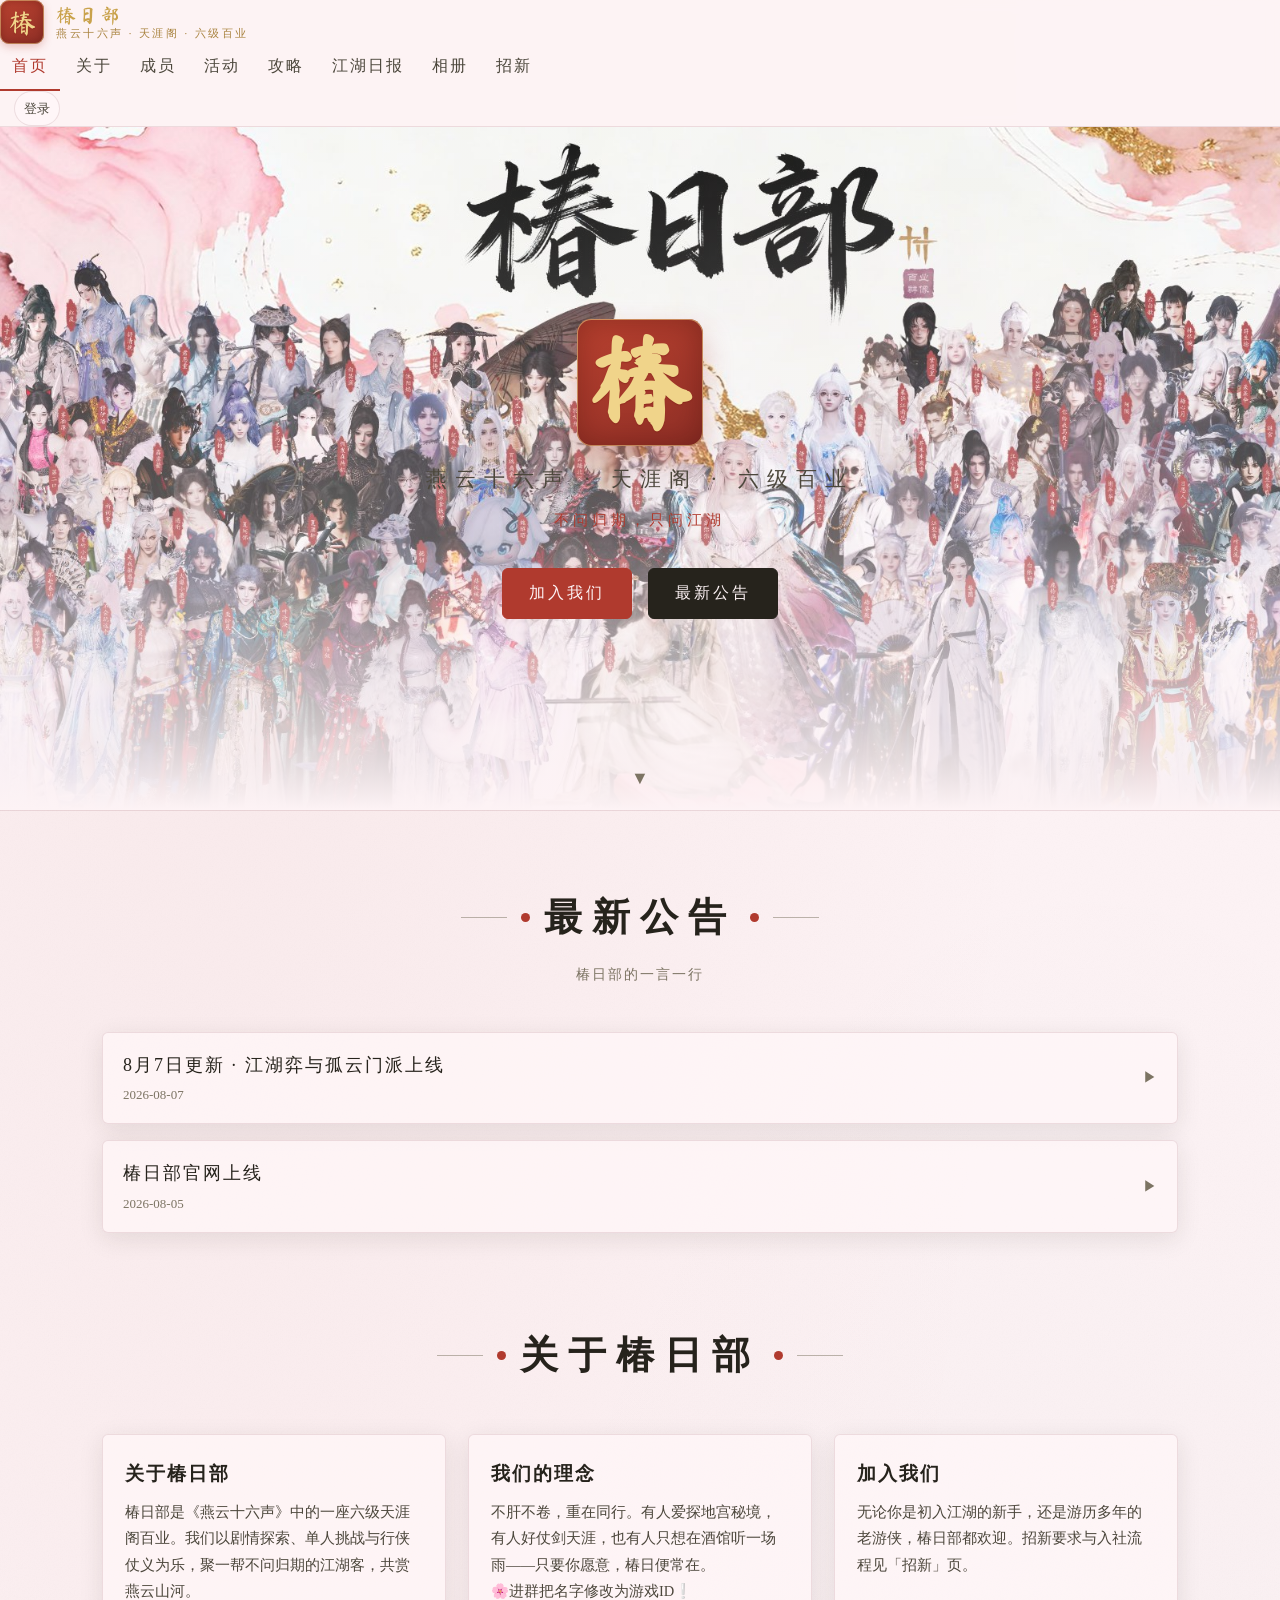
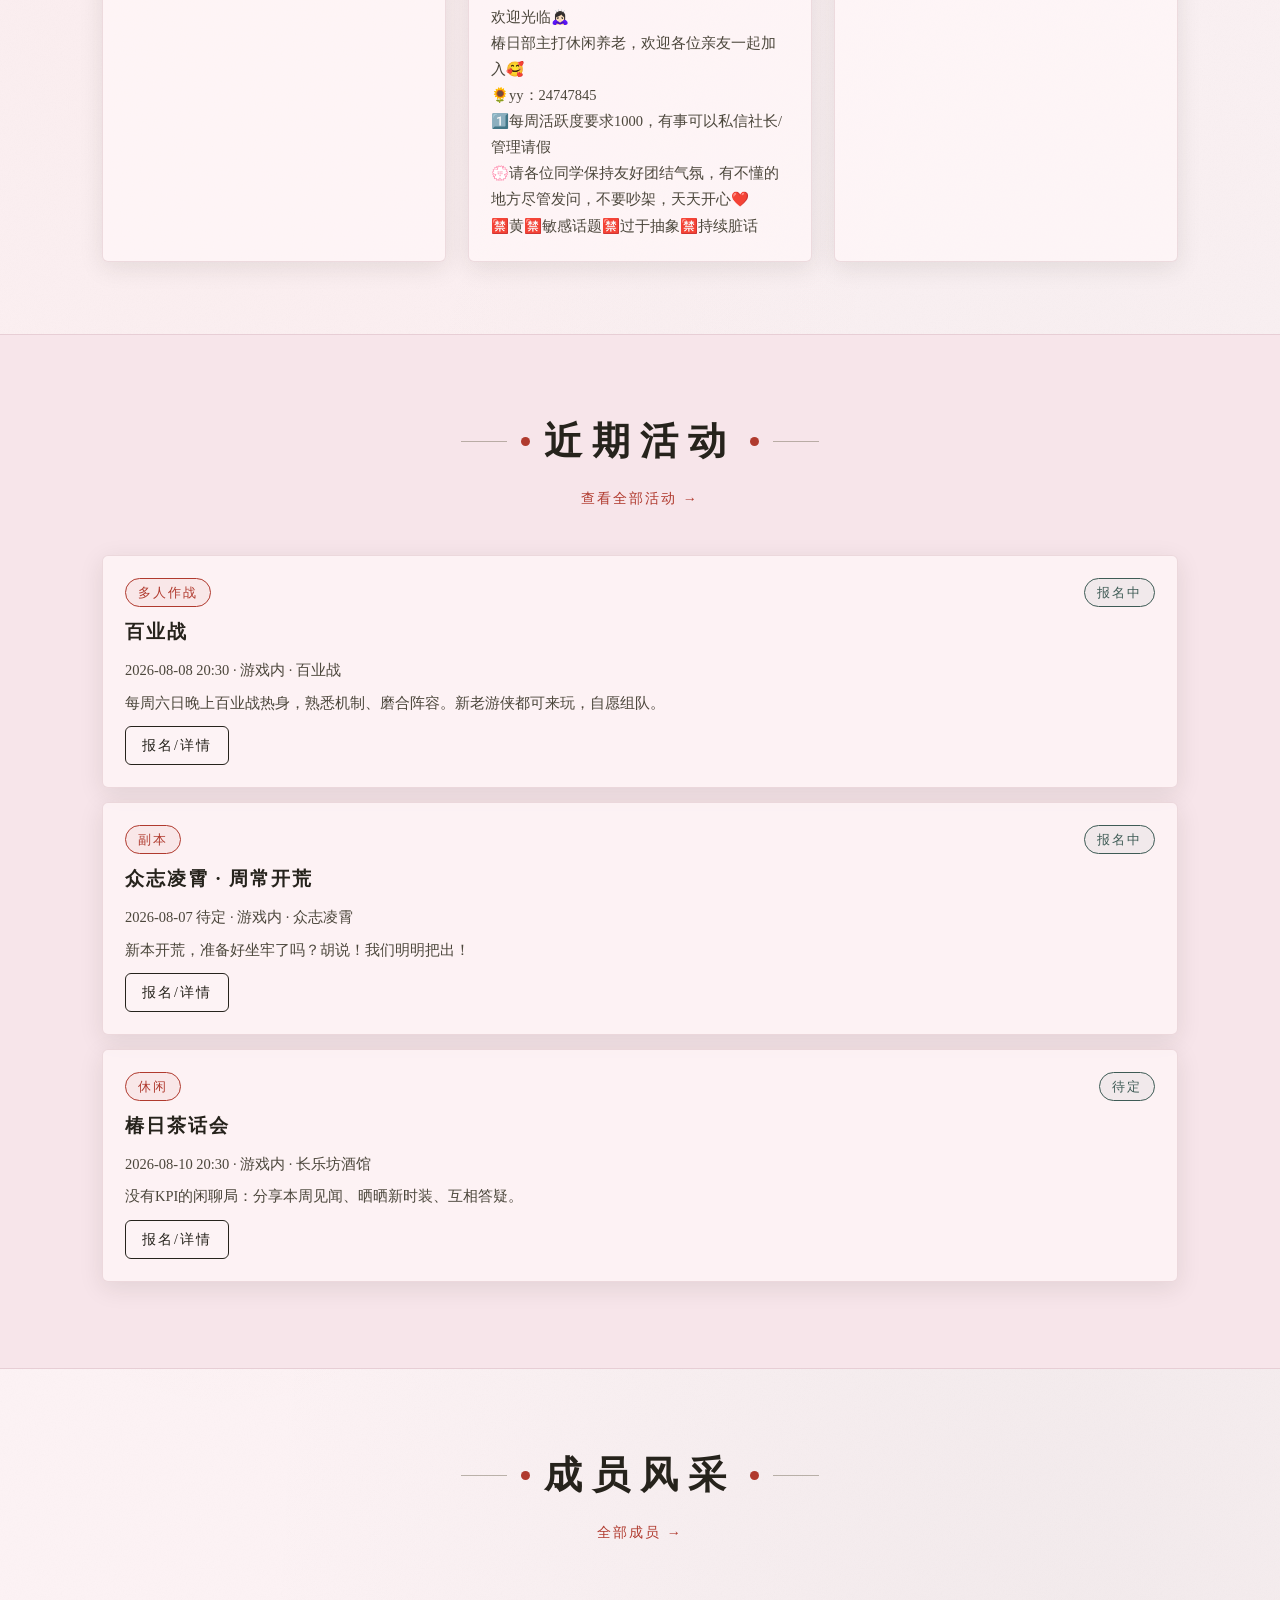
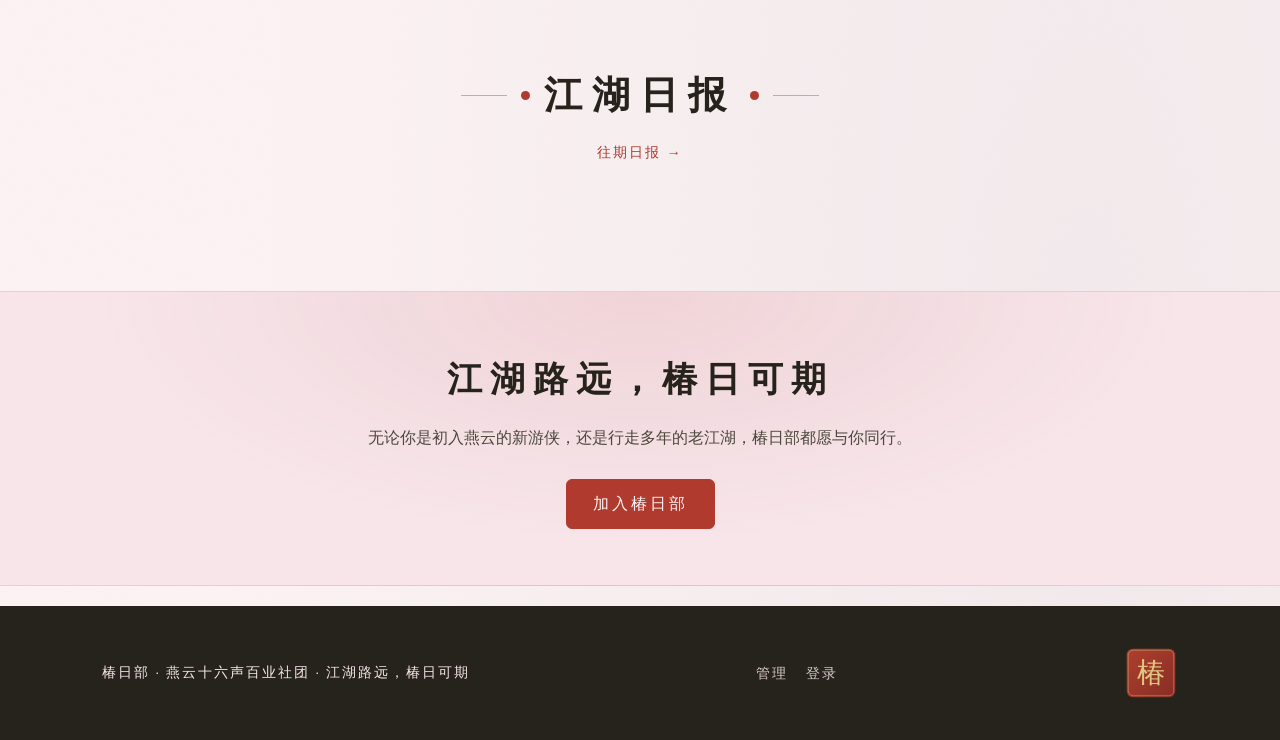
<file: index.html>
<!DOCTYPE html>
<html lang="zh-CN">
<head>
<meta charset="UTF-8">
<meta name="viewport" content="width=device-width, initial-scale=1.0">
<title>椿日部 · 燕云十六声百业社团</title>
<link rel="icon" href="assets/svg/seal.svg">
<link rel="stylesheet" href="assets/css/style.css">
<link rel="stylesheet" href="assets/css/mobile.css">
</head>
<body>
<div id="site-header-placeholder"></div>

<section class="hero">
  <div class="hero-bg" id="hero-bg"></div>
  <div class="hero-veil"></div>
  <div class="hero-content">
    <h1 class="hero-title" id="hero-title">椿</h1>
    <p class="hero-sub" id="hero-sub">燕云十六声 · 天涯阁 · 六级百业</p>
    <p class="hero-slogan" id="hero-slogan">不问归期，只问江湖</p>
    <div class="hero-actions">
      <a class="btn btn-cinnabar" href="recruit.html">加入我们</a>
      <a class="btn btn-ink" href="#ann">最新公告</a>
    </div>
  </div>
  <div class="hero-scroll">▼</div>
</section>

<section class="section" id="ann">
  <div class="container">
    <div class="section-head">
      <h2 class="section-title"><span class="dot"></span>最新公告<span class="dot"></span></h2>
      <p class="section-sub">椿日部的一言一行</p>
    </div>
    <div id="ann-list"></div>
  </div>
</section>

<section class="section" style="padding-top:0">
  <div class="container">
    <div class="section-head"><h2 class="section-title"><span class="dot"></span>关于椿日部<span class="dot"></span></h2></div>
    <div class="grid grid-3" id="about-list"></div>
  </div>
</section>

<section class="section" style="background:var(--paper-2);border-top:1px solid var(--line);border-bottom:1px solid var(--line)">
  <div class="container">
    <div class="section-head">
      <h2 class="section-title"><span class="dot"></span>近期活动<span class="dot"></span></h2>
      <p class="section-sub"><a href="activities.html" style="color:var(--cinnabar)">查看全部活动 →</a></p>
    </div>
    <div id="act-list"></div>
  </div>
</section>

<section class="section">
  <div class="container">
    <div class="section-head">
      <h2 class="section-title"><span class="dot"></span>成员风采<span class="dot"></span></h2>
      <p class="section-sub"><a href="members.html" style="color:var(--cinnabar)">全部成员 →</a></p>
    </div>
    <div class="grid grid-4" id="mem-list"></div>
  </div>
</section>

<section class="section" style="padding-top:0">
  <div class="container">
    <div class="section-head">
      <h2 class="section-title"><span class="dot"></span>江湖日报<span class="dot"></span></h2>
      <p class="section-sub"><a href="daily.html" style="color:var(--cinnabar)">往期日报 →</a></p>
    </div>
    <div id="daily-list"></div>
  </div>
</section>

<div class="cta-band">
  <h2>江湖路远，椿日可期</h2>
  <p>无论你是初入燕云的新游侠，还是行走多年的老江湖，椿日部都愿与你同行。</p>
  <a class="btn btn-cinnabar" href="recruit.html">加入椿日部</a>
</div>

<div id="site-footer-placeholder"></div>
<script src="assets/js/vendor/cloudbase.full.js"></script>
<script src="assets/js/cloudbase.js"></script>
<script src="assets/js/github.js"></script>
<script src="assets/js/common.js"></script>
<script>
(function(){
  function memberCard(m){
    var photo = m.photo ? '<img src="' + C.esc(m.photo) + '" alt="">' : '<div class="ph-placeholder">' + C.esc((m.name || '?').slice(0,1)) + '</div>';
    return '<article class="member-cell">' +
      '<div class="member-photo">' + photo + '</div>' +
      '<div class="member-name">' + C.esc(m.name) + '</div>' +
      '</article>';
  }
  function actCard(a){
    return '<div class="card" style="margin-bottom:14px">' +
      '<div style="display:flex;justify-content:space-between;gap:10px;flex-wrap:wrap;align-items:center">' +
      '<span class="badge">' + C.esc(a.type || '') + '</span>' +
      '<span class="badge badge-dai">' + C.esc(a.status || '') + '</span></div>' +
      '<h3 class="card-title" style="margin-top:8px">' + C.esc(a.title) + '</h3>' +
      '<p class="card-text">' + C.esc(a.date || '') + (a.time ? ' ' + C.esc(a.time) : '') + ' · ' + C.esc(a.location || '') + '</p>' +
      '<p class="card-text" style="margin-top:6px">' + C.esc(a.desc || '') + '</p>' +
      '<p style="margin-top:10px"><a class="btn btn-paper btn-sm" href="activities.html">报名/详情</a></p></div>';
  }
  (async function(){
    var cfg = await C.fetchJSON('config.json');
    var st = cfg.site;
    document.title = st.name + ' · ' + st.subtitle;
    var heroBg = document.getElementById('hero-bg');
    heroBg.style.backgroundImage = 'url("' + C.esc(st.background) + '")';
    if(st.background && st.background.indexOf('sakura-ink-live') >= 0){
      heroBg.classList.add('bg-live');
      fetch('assets/img/bg/sakura-ink-live.svg').then(function(res){ return res.text(); }).then(function(svgText){
        var tmp = document.createElement('div');
        tmp.innerHTML = svgText;
        var svg = tmp.querySelector('svg');
        if(svg && !heroBg.querySelector('.hero-svg')){
          svg.setAttribute('class','hero-svg');
          svg.setAttribute('width','100%');
          svg.setAttribute('height','100%');
          svg.setAttribute('preserveAspectRatio','xMidYMid slice');
          heroBg.appendChild(svg);
        }
      }).catch(function(){});
    }
    document.getElementById('hero-title').textContent = '椿';
    document.getElementById('hero-sub').textContent = st.subtitle;
    document.getElementById('hero-slogan').textContent = st.slogan || '';
    document.querySelector('.brand-name small').textContent = st.subtitle || '';

    var ann = cfg.announcements || [];
    var annBox = document.getElementById('ann-list');
    if(ann.length){
      annBox.innerHTML = ann.slice(0, 3).map(function(a, i){
        return '<div class="list-item" id="ann-' + i + '"><div class="list-item-head" onclick="document.getElementById(\'ann-' + i + '\').classList.toggle(\'open\')"><div><div class="list-item-title">' + C.esc(a.title) + '</div><div class="list-item-meta">' + C.esc(a.date) + '</div></div><span class="list-item-arrow">▶</span></div>' +
          '<div class="list-item-body"><p>' + C.esc(a.content) + '</p></div></div>';
      }).join('');
    } else annBox.innerHTML = '<p class="hint">暂无公告</p>';

    var about = cfg.about || [];
    var abBox = document.getElementById('about-list');
    if(about.length){
      abBox.innerHTML = about.map(function(a){
        return '<div class="card"><h3 class="card-title">' + C.esc(a.title) + '</h3><p class="card-text">' + C.esc(a.content) + '</p></div>';
      }).join('');
    }

    var acts = await C.fetchJSON('activities.json');
    document.getElementById('act-list').innerHTML = (acts.activities || []).slice(0, 3).map(actCard).join('') || '<p class="hint">暂无活动</p>';

    var memList = document.getElementById('mem-list');
    memList.className = 'member-wall';
    var mems4 = [];
    try {
      await CB.ensureAnon();
      var docs = await CB.listProfiles();
      var need = [];
      docs.forEach(function(p){ if(p.active !== false){ if(p.photo) need.push(p.photo); if(p.bgm) need.push(p.bgm); } });
      var urls = {};
      try { urls = await CB.fileUrls(need); } catch(e){ console.warn(e); }
      mems4 = docs.filter(function(p){ return p.active !== false; }).slice(0, 8).map(function(p){
        return { name: p.name, role: p.role, signature: p.signature, bio: p.bio, photo: p.photo ? (urls[p.photo] || '') : '', bgm: p.bgm ? (urls[p.bgm] || '') : '' };
      });
    } catch(e){ console.warn('云端成员读取失败，使用旧数据', e); }
    if(!mems4.length){
      var oldMems = await C.fetchJSON('members.json');
      mems4 = (oldMems.members || []).filter(function(m){ return m.active !== false; }).slice(0, 8);
    }
    memList.innerHTML = mems4.map(memberCard).join('') || '<p class="hint">暂无成员</p>';

    var dl = await C.fetchJSON('daily.json');
    var issues = dl.issues || [];
    document.getElementById('daily-list').innerHTML = issues.slice(0, 1).map(function(d, i){
      return '<div class="list-item" id="daily-' + i + '"><div class="list-item-head" onclick="document.getElementById(\'daily-' + i + '\').classList.toggle(\'open\')"><div><div class="list-item-title">' + C.esc(d.issue || '') + ' · ' + C.esc(d.title) + '</div><div class="list-item-meta">' + C.esc(d.date || '') + '</div></div><span class="list-item-arrow">▶</span></div>' +
        '<div class="list-item-body">' + (d.content || []).map(function(p){ return '<p>' + C.esc(p) + '</p>'; }).join('') + '</div></div>';
    }).join('') || '<p class="hint">暂无日报</p>';

    C.setupBgm();
  })().catch(function(e){ console.error(e); });
})();
</script>
</body>
</html>
</file>
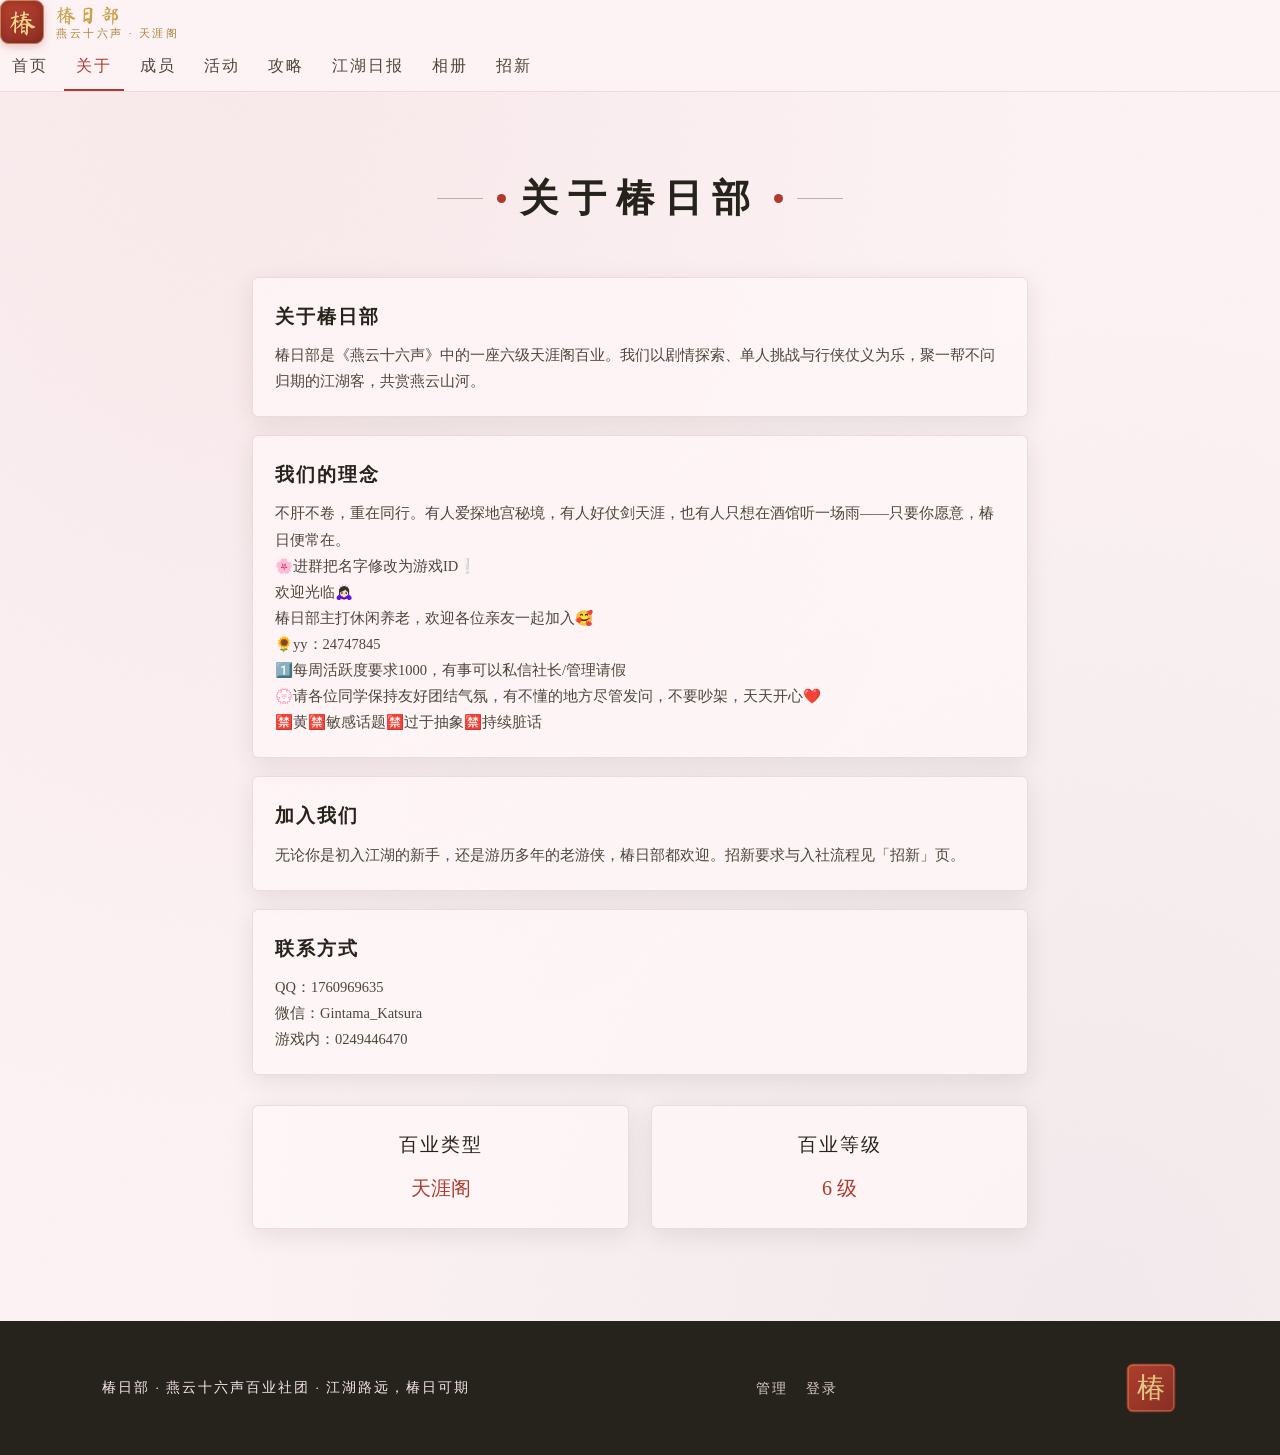
<file: about.html>
<!DOCTYPE html>
<html lang="zh-CN">
<head>
<meta charset="UTF-8">
<meta name="viewport" content="width=device-width, initial-scale=1.0">
<title>关于 · 椿日部</title>
<link rel="icon" href="assets/svg/seal.svg">
<link rel="stylesheet" href="assets/css/style.css">
<link rel="stylesheet" href="assets/css/mobile.css">
</head>
<body>
<div id="site-header-placeholder"></div>

<section class="section">
  <div class="container" style="max-width:820px">
    <div class="section-head"><h2 class="section-title"><span class="dot"></span>关于椿日部<span class="dot"></span></h2></div>
    <div id="about-body"></div>
    <div class="grid grid-2" style="margin-top:30px" id="about-facts"></div>
  </div>
</section>

<div id="site-footer-placeholder"></div>
<script src="assets/js/github.js"></script>
<script src="assets/js/common.js"></script>
<script>
(async function(){
  var cfg = await C.fetchJSON('config.json');
  var st = cfg.site;
  var body = document.getElementById('about-body');
  var facts = document.getElementById('about-facts');
  body.innerHTML = (cfg.about || []).map(function(a){
    return '<div class="card" style="margin-bottom:18px"><h3 class="card-title">' + C.esc(a.title) + '</h3><p class="card-text">' + C.esc(a.content) + '</p></div>';
  }).join('');
  facts.innerHTML =
    '<div class="card" style="text-align:center"><div class="card-title">百业类型</div><div class="card-text" style="font-family:var(--font-title);font-size:20px;color:var(--cinnabar)">' + C.esc(st.type || '—') + '</div></div>' +
    '<div class="card" style="text-align:center"><div class="card-title">百业等级</div><div class="card-text" style="font-family:var(--font-title);font-size:20px;color:var(--cinnabar)">' + C.esc(st.level || '—') + ' 级</div></div>';
  var contact = st.contact || {};
  var lines = [];
  if(contact.qq) lines.push('QQ：' + C.esc(contact.qq));
  if(contact.wechat) lines.push('微信：' + C.esc(contact.wechat));
  if(contact.gameId) lines.push('游戏内：' + C.esc(contact.gameId));
  if(lines.length){
    var c = document.createElement('div');
    c.className = 'card';
    c.style.marginTop = '18px';
    c.innerHTML = '<h3 class="card-title">联系方式</h3><p class="card-text">' + lines.join('<br>') + '</p>';
    body.appendChild(c);
  }
})().catch(function(e){ console.error(e); });
</script>
</body>
</html>
</file>
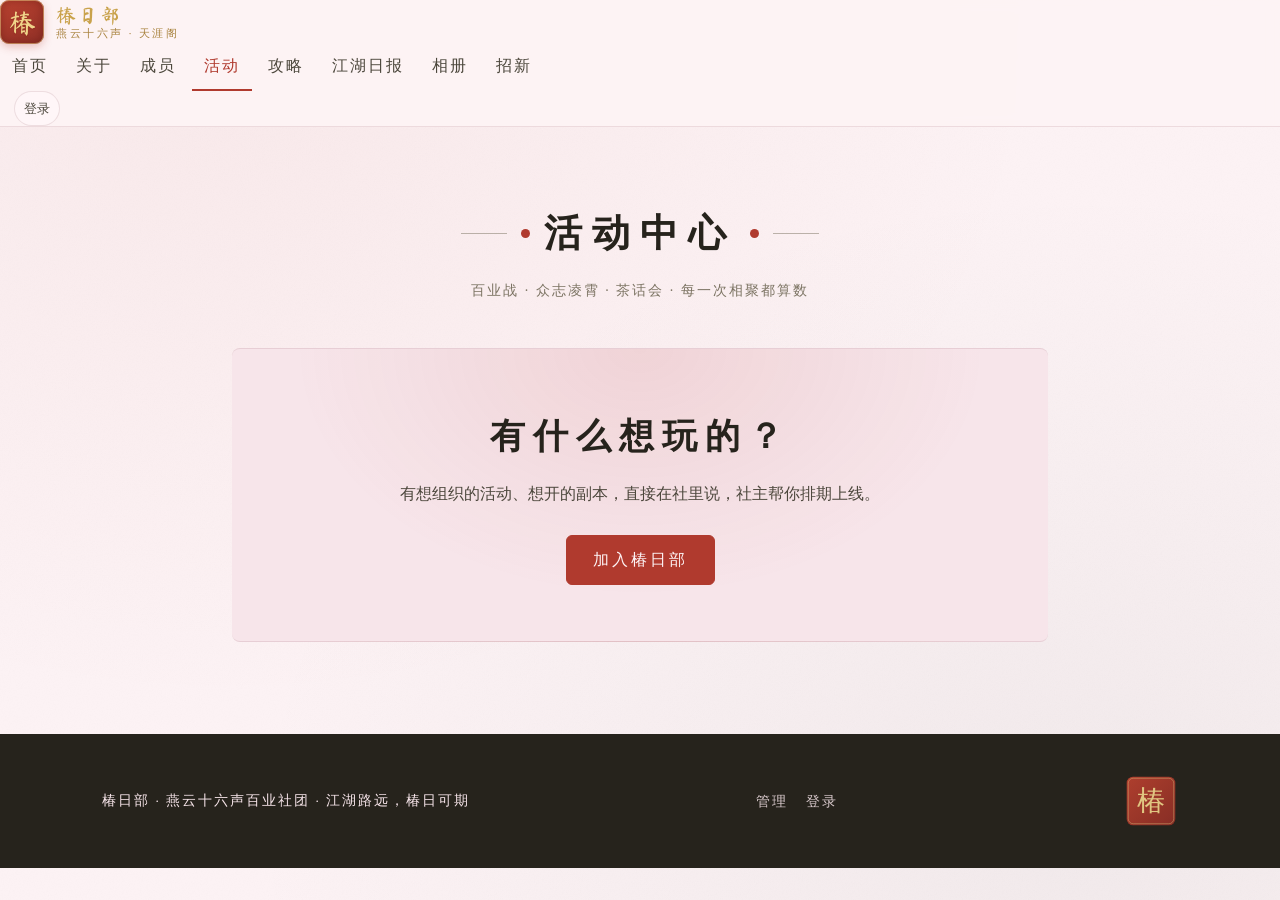
<file: activities.html>
<!DOCTYPE html>
<html lang="zh-CN">
<head>
<meta charset="UTF-8">
<meta name="viewport" content="width=device-width, initial-scale=1.0">
<title>活动 · 椿日部</title>
<link rel="icon" href="assets/svg/seal.svg">
<link rel="stylesheet" href="assets/css/style.css">
<link rel="stylesheet" href="assets/css/mobile.css">
</head>
<body>
<div id="site-header-placeholder"></div>

<section class="section">
  <div class="container" style="max-width:860px">
    <div class="section-head">
      <h2 class="section-title"><span class="dot"></span>活动中心<span class="dot"></span></h2>
      <p class="section-sub">百业战 · 众志凌霄 · 茶话会 · 每一次相聚都算数</p>
    </div>
    <div class="timeline" id="act-timeline"></div>
    <div class="cta-band" style="margin-top:34px;border-radius:8px">
      <h2>有什么想玩的？</h2>
      <p>有想组织的活动、想开的副本，直接在社里说，社主帮你排期上线。</p>
      <a class="btn btn-cinnabar" href="recruit.html">加入椿日部</a>
    </div>
  </div>
</section>

<div id="site-footer-placeholder"></div>
<script src="assets/js/vendor/cloudbase.full.js"></script>
<script src="assets/js/cloudbase.js"></script>
<script src="assets/js/github.js"></script>
<script src="assets/js/common.js"></script>
<script>
(function(){
  var current = null;
  function openSignup(a){
    current = a;
    C.modal.open(
      '<div class="modal-title">报名 · ' + C.esc(a.title) + '</div>' +
      '<div class="field"><label>你的游戏昵称</label><input id="sg-name" placeholder="如：东风不识路"></div>' +
      '<div class="field"><label>游戏内 ID（选填）</label><input id="sg-id"></div>' +
      '<div class="field"><label>备注（选填）</label><textarea id="sg-note" style="min-height:60px"></textarea></div>' +
      '<div class="form-actions"><button class="btn btn-cinnabar" id="sg-btn" onclick="C._sgSend()">确认报名</button>' +
      '<button class="btn btn-paper" onclick="C.modal.close()">取消</button></div>'
    );
  }
  C._sgSend = async function(){
    var name = document.getElementById('sg-name').value.trim();
    if(!name){ C.toast('请填写游戏昵称', 'err'); return; }
    var id = document.getElementById('sg-id').value.trim();
    var note = document.getElementById('sg-note').value.trim();
    var btn = document.getElementById('sg-btn');
    if(btn) btn.disabled = true;
    try {
      await CB.ensureAnon();
      await CB.coll('signups').add({
        activityId: current.id || '',
        activityTitle: current.title || '',
        date: current.date || '',
        name: name,
        gameId: id,
        note: note,
        createdAt: new Date().toISOString()
      });
      C.toast('报名成功！社主能在后台看到你的报名', 'ok');
      C.modal.close();
    } catch(e){ C.toast('报名失败：' + (e.message || e), 'err'); }
    if(btn) btn.disabled = false;
  };
  (async function(){
    var data = await C.fetchJSON('activities.json');
    var signupCount = {};
    try {
      await CB.ensureAnon();
      var sr = await CB.coll('signups').limit(1000).get();
      (sr.data || []).forEach(function(s){ if(s.activityId){ signupCount[s.activityId] = (signupCount[s.activityId]||0)+1; } });
    } catch(e){ console.warn(e); }
    var list = data.activities || [];
    var box = document.getElementById('act-timeline');
    if(!list.length){ box.innerHTML = '<p class="hint">暂无活动</p>'; return; }
    list.slice().sort(function(a,b){ return (a.date||'').localeCompare(b.date||''); }).forEach(function(a){
      var div = document.createElement('div');
      div.className = 'tl-item';
      div.innerHTML =
        '<div class="tl-date">' + C.esc(a.date || '') + (a.time ? ' ' + C.esc(a.time) : '') + '</div>' +
        '<div class="tl-title">' + C.esc(a.title) + ' <span class="badge">' + C.esc(a.type || '') + '</span> <span class="badge badge-dai">' + C.esc(a.status || '') + '</span>' + (signupCount[a.id] ? ' <span class="badge badge-gold">已报名 ' + signupCount[a.id] + ' 人</span>' : '') + '</div>' +
        '<div class="tl-meta">' + C.esc(a.location || '') + '</div>' +
        '<div class="tl-desc">' + C.esc(a.desc || '') + '</div>' +
        '<div style="margin-top:10px"><button class="btn btn-cinnabar btn-sm" data-signup="' + a.id + '">我要报名</button></div>';
      div.querySelector('[data-signup]').addEventListener('click', function(){ openSignup(a); });
      box.appendChild(div);
    });
  })().catch(function(e){ console.error(e); });
})();
</script>
</body>
</html>
</file>
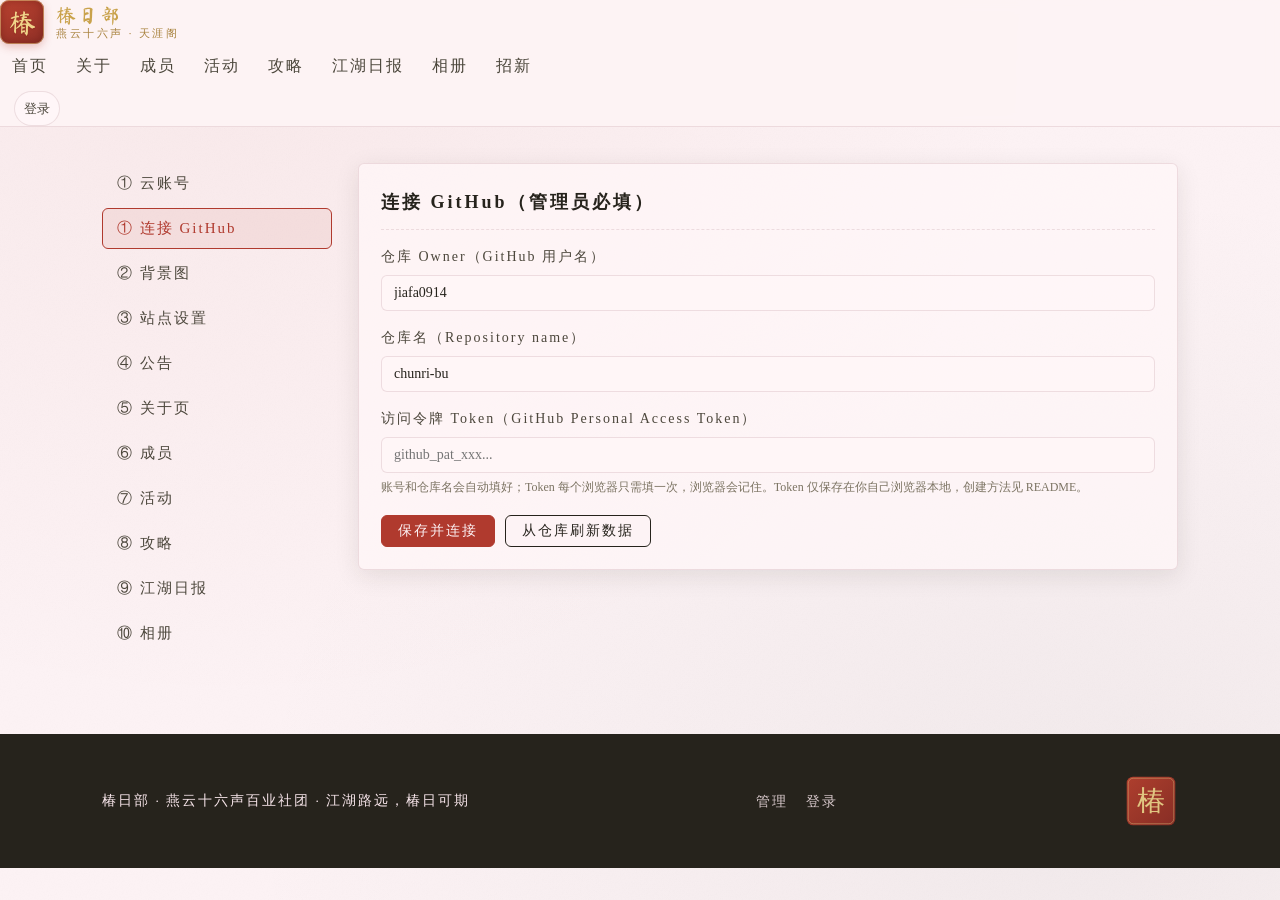
<file: admin.html>
<!DOCTYPE html>
<html lang="zh-CN">
<head>
<meta charset="UTF-8">
<meta name="viewport" content="width=device-width, initial-scale=1.0">
<title>管理 · 椿日部</title>
<link rel="icon" href="assets/svg/seal.svg">
<link rel="stylesheet" href="assets/css/style.css">
<link rel="stylesheet" href="assets/css/mobile.css">
</head>
<body>
<div id="site-header-placeholder"></div>

<div class="container admin-wrap" style="padding-top:36px;padding-bottom:60px">
  <nav class="admin-nav" id="admin-nav">
    <button data-panel="panel-account">① 云账号</button>
    <button data-panel="panel-conn" class="active">① 连接 GitHub</button>
    <button data-panel="panel-bg">② 背景图</button>
    <button data-panel="panel-settings">③ 站点设置</button>
    <button data-panel="panel-ann">④ 公告</button>
    <button data-panel="panel-about">⑤ 关于页</button>
    <button data-panel="panel-members">⑥ 成员</button>
    <button data-panel="panel-act">⑦ 活动</button>
    <button data-panel="panel-guides">⑧ 攻略</button>
    <button data-panel="panel-daily">⑨ 江湖日报</button>
    <button data-panel="panel-albums">⑩ 相册</button>
  </nav>

  <div class="admin-main">
    <!-- 云账号 -->
    <section class="admin-panel" id="panel-account">
      <div class="admin-card">
        <h3>① 云账号（管理成员和相册需要先登录）</h3>
        <p class="hint" style="margin:8px 0">成员和相册数据保存在腾讯云 CloudBase；第一个注册的成员自动成为「社主」。上传图片/音乐走云存储，不会再出现“相册上传不了/乱码”的问题。</p>
        <div id="acc-status" class="hint" style="margin:8px 0">检查登录状态…</div>
        <div id="acc-login-form">
          <div class="grid grid-2">
            <div class="field"><label>邮箱</label><input id="acc-email" type="email" placeholder="you@example.com"></div>
            <div class="field"><label>密码</label><input id="acc-pwd" type="password"></div>
          </div>
          <div class="form-actions">
            <button class="btn btn-cinnabar btn-sm" id="acc-login">登录</button>
            <a class="btn btn-paper btn-sm" href="login.html">注册新账号</a>
          </div>
        </div>
        <div id="acc-logged" style="display:none">
          <p style="margin:6px 0">✅ 已登录：<b id="acc-email-show"></b> <span class="badge" id="acc-role-show"></span></p>
          <div class="form-actions">
            <button class="btn btn-paper btn-sm" id="acc-logout">退出登录</button>
            <button class="btn btn-paper btn-sm" id="acc-set-shepherd">把当前账号设为社主</button>
            <a class="btn btn-paper btn-sm" href="my.html">我的档案</a>
          </div>
        </div>
      </div>
    </section>

    <!-- ① 连接 -->
    <section class="admin-panel active" id="panel-conn">
      <div class="admin-card">
        <h3>连接 GitHub（管理员必填）</h3>
        <div class="field"><label>仓库 Owner（GitHub 用户名）</label><input id="conn-owner" placeholder="例如 yourname"></div>
        <div class="field"><label>仓库名（Repository name）</label><input id="conn-repo" placeholder="例如 chunri-bu"></div>
        <div class="field">
          <label>访问令牌 Token（GitHub Personal Access Token）</label>
          <input id="conn-token" type="password" placeholder="github_pat_xxx...">
          <div class="hint">账号和仓库名会自动填好；Token 每个浏览器只需填一次，浏览器会记住。Token 仅保存在你自己浏览器本地，创建方法见 README。</div>
        </div>
        <div class="form-actions">
          <button class="btn btn-cinnabar btn-sm" id="conn-save">保存并连接</button>
          <button class="btn btn-paper btn-sm" id="conn-refresh">从仓库刷新数据</button>
        </div>
      </div>
    </section>

    <!-- ② 背景图 -->
    <section class="admin-panel" id="panel-bg">
      <div class="admin-card">
        <h3>首页背景图（支持上传合照，上线后随时可换）</h3>
        <img class="bg-preview" id="bg-preview" alt="当前背景图">
        <p class="hint" id="bg-label" style="margin-bottom:10px"></p>
        <div class="field">
          <label>上传新背景图（自动压缩为合适尺寸）</label>
          <input id="bg-file" type="file" accept="image/*">
          <div class="hint">建议使用横图（如 16:9 合照），上传后会替换首页背景。</div>
        </div>
        <div id="bg-list"></div>
      </div>
    </section>

    <!-- ③ 站点设置 -->
    <section class="admin-panel" id="panel-settings">
      <div class="admin-card">
        <h3>站点基本信息</h3>
        <div class="field"><label>百业名称</label><input id="set-name"></div>
        <div class="field"><label>副标题</label><input id="set-subtitle" placeholder="燕云十六声 · 天涯阁 · 六级百业"></div>
        <div class="grid grid-2">
          <div class="field"><label>百业类型</label><input id="set-type" placeholder="天涯阁"></div>
          <div class="field"><label>百业等级</label><input id="set-level" placeholder="6"></div>
        </div>
        <div class="grid grid-2">
          <div class="field"><label>所在服务器</label><input id="set-server"></div>
          <div class="field"><label>百业 ID（选填）</label><input id="set-guildid"></div>
        </div>
        <div class="field"><label>标语</label><input id="set-slogan" placeholder="不问归期，只问江湖"></div>
        <div class="field"><label>成立年份</label><input id="set-founded"></div>
        <div class="field"><label>页脚文字</label><input id="set-footer"></div>
        <div class="field">
          <label>官网背景音乐（BGM）</label>
          <div class="mini-upload">
            <input id="set-bgm" placeholder="音乐链接，或直接上传 mp3（8MB 内）" style="flex:1;padding:9px 12px;border:1px solid var(--line);border-radius:var(--radius);background:rgba(255,247,248,.8)">
            <input id="set-bgm-file" type="file" accept="audio/*">
          </div>
          <div class="hint">设置后官网右下角出现「♪」按钮；点成员详情会暂停官网音乐、播放该成员的专属音乐。</div>
        </div>
        <h3 style="margin-top:20px">联系方式（招新页展示）</h3>
        <div class="grid grid-3">
          <div class="field"><label>QQ</label><input id="set-qq"></div>
          <div class="field"><label>微信</label><input id="set-wechat"></div>
          <div class="field"><label>游戏内 ID</label><input id="set-gameid"></div>
        </div>
        <div class="form-actions"><button class="btn btn-cinnabar btn-sm" id="settings-save">保存站点设置</button></div>
      </div>
    </section>

    <!-- ④ 公告 -->
    <section class="admin-panel" id="panel-ann">
      <div class="admin-card">
        <h3>最新公告（首页展示前 3 条）</h3>
        <div id="ann-list"></div>
        <div class="form-actions" style="margin-top:6px"><button class="btn btn-paper btn-sm" id="ann-add">＋ 新增公告</button></div>
        <div style="margin-top:16px;border-top:1px dashed var(--line);padding-top:16px">
          <h3 id="ann-form-title">新增公告</h3>
          <div class="grid grid-2">
            <div class="field"><label>日期</label><input id="ann-date" placeholder="2026-08-05"></div>
            <div class="field"><label>标题</label><input id="ann-title"></div>
          </div>
          <div class="field"><label>内容</label><textarea id="ann-content"></textarea></div>
          <div class="form-actions">
            <button class="btn btn-cinnabar btn-sm" id="ann-save">保存公告</button>
            <button class="btn btn-paper btn-sm hidden" id="ann-cancel">取消</button>
          </div>
        </div>
      </div>
    </section>

    <!-- ⑤ 关于 -->
    <section class="admin-panel" id="panel-about">
      <div class="admin-card">
        <h3>关于页内容（关于/理念/招新简介）</h3>
        <div id="about-list"></div>
        <div class="form-actions" style="margin-top:6px"><button class="btn btn-paper btn-sm" id="about-add">＋ 新增段落</button></div>
        <div style="margin-top:16px;border-top:1px dashed var(--line);padding-top:16px">
          <h3>编辑段落</h3>
          <div class="field"><label>小标题</label><input id="ab-title"></div>
          <div class="field"><label>内容</label><textarea id="ab-content"></textarea></div>
          <div class="form-actions">
            <button class="btn btn-cinnabar btn-sm" id="ab-save">保存</button>
            <button class="btn btn-paper btn-sm hidden" id="ab-cancel">取消</button>
          </div>
        </div>
      </div>
    </section>

    <!-- ⑥ 成员 -->
    <section class="admin-panel" id="panel-members">
      <div class="admin-card">
        <h3>成员名单</h3>
        <div id="member-list"></div>
        <div class="hint" style="margin:6px 0" id="mem-cloud-hint"></div>
        <div class="form-actions" style="margin-top:6px">
          <button class="btn btn-paper btn-sm" id="member-add">＋ 新增成员</button>
          <button class="btn btn-paper btn-sm" id="mem-import">从旧数据导入</button>
        </div>
        <div style="margin-top:16px;border-top:1px dashed var(--line);padding-top:16px">
          <h3 id="mem-form-title">新增成员</h3>
          <div class="grid grid-2">
            <div class="field"><label>名字 *</label><input id="mem-name"></div>
            <div class="field"><label>职务</label><input id="mem-role" placeholder="社主 / 副社主 / 成员…"></div>
          </div>
          <div class="grid grid-2">
            <div class="field"><label>称号（选填）</label><input id="mem-title"></div>
            <div class="field"><label>入社时间</label><input id="mem-joindate" placeholder="2025"></div>
          </div>
          <div class="field">
            <label>照片</label>
            <div class="mini-upload">
              <input id="mem-photo-url" placeholder="照片链接，或直接上传" style="flex:1;padding:9px 12px;border:1px solid var(--line);border-radius:var(--radius);background:rgba(255,247,248,.8)">
              <input id="mem-photo-file" type="file" accept="image/*">
            </div>
            <img id="mem-photo-preview" src="assets/svg/plum.svg" alt="照片预览" style="width:80px;height:100px;object-fit:cover;margin-top:8px;border:1px solid var(--line);border-radius:4px">
          </div>
          <div class="field"><label>签名（座右铭）</label><input id="mem-signature" placeholder="一蓑烟雨任平生"></div>
          <div class="field">
            <label>背景音乐（BGM）</label>
            <div class="mini-upload">
              <input id="mem-bgm-url" placeholder="音乐链接，或直接上传 mp3（8MB 内）" style="flex:1;padding:9px 12px;border:1px solid var(--line);border-radius:var(--radius);background:rgba(255,247,248,.8)">
              <input id="mem-bgm-file" type="file" accept="audio/*">
            </div>
          </div>
          <div class="field"><label>简介</label><textarea id="mem-bio"></textarea></div>
          <div class="field">
            <label style="display:flex;align-items:center;gap:8px"><input type="checkbox" id="mem-active" checked> 显示在成员列表中</label>
          </div>
                    <div class="field">
            <label>成员自助修改</label>
            <p class="hint" style="margin:4px 0">保存成员后，成员卡片上会出现「认领链接」按钮。点它复制链接发给该成员；成员登录后打开链接即可绑定并自助修改照片/签名/BGM。</p>
          </div>
          <div class="form-actions">
            <button class="btn btn-cinnabar btn-sm" id="mem-save">保存成员</button>
            <button class="btn btn-paper btn-sm hidden" id="mem-cancel">取消</button>
          </div>
        </div>
      </div>
    </section>

    <!-- ⑦ 活动 -->
    <section class="admin-panel" id="panel-act">
      <div class="admin-card">
        <h3>活动中心</h3>
        <div id="act-list"></div>
        <div class="form-actions" style="margin-top:6px"><button class="btn btn-paper btn-sm" id="act-add">＋ 新增活动</button></div>
        <div style="margin-top:16px;border-top:1px dashed var(--line);padding-top:16px">
          <h3 id="act-form-title">新增活动</h3>
          <div class="grid grid-2">
            <div class="field"><label>标题 *</label><input id="act-title"></div>
            <div class="field"><label>类型</label><input id="act-type" placeholder="百业战 / 副本 / 休闲…"></div>
          </div>
          <div class="grid grid-3">
            <div class="field"><label>日期</label><input id="act-date" placeholder="2026-08-08"></div>
            <div class="field"><label>时间</label><input id="act-time" placeholder="20:00"></div>
            <div class="field"><label>状态</label><input id="act-status" placeholder="报名中 / 已结束…"></div>
          </div>
          <div class="field"><label>地点</label><input id="act-location" placeholder="游戏内 · 百业战"></div>
          <div class="field"><label>介绍</label><textarea id="act-desc"></textarea></div>
          <div class="form-actions">
            <button class="btn btn-cinnabar btn-sm" id="act-save">保存活动</button>
            <button class="btn btn-paper btn-sm hidden" id="act-cancel">取消</button>
          </div>
        </div>
      </div>
    </section>

    <!-- ⑧ 攻略 -->
    <section class="admin-panel" id="panel-guides">
      <div class="admin-card">
        <h3>攻略库</h3>
        <div id="guide-list"></div>
        <div class="form-actions" style="margin-top:6px"><button class="btn btn-paper btn-sm" id="guide-add">＋ 新增攻略</button></div>
        <div style="margin-top:16px;border-top:1px dashed var(--line);padding-top:16px">
          <h3 id="guide-form-title">新增攻略</h3>
          <div class="grid grid-2">
            <div class="field"><label>标题 *</label><input id="guide-title"></div>
            <div class="field"><label>分类</label><input id="guide-category" placeholder="新手 / 百业 / 副本…"></div>
          </div>
          <div class="field"><label>内容（每行一段）</label><textarea id="guide-content" style="min-height:140px"></textarea></div>
          <div class="form-actions">
            <button class="btn btn-cinnabar btn-sm" id="guide-save">保存攻略</button>
            <button class="btn btn-paper btn-sm hidden" id="guide-cancel">取消</button>
          </div>
        </div>
      </div>
    </section>

    <!-- ⑨ 日报 -->
    <section class="admin-panel" id="panel-daily">
      <div class="admin-card">
        <h3>江湖日报</h3>
        <div id="daily-list"></div>
        <div class="form-actions" style="margin-top:6px"><button class="btn btn-paper btn-sm" id="daily-add">＋ 新增一期</button></div>
        <div style="margin-top:16px;border-top:1px dashed var(--line);padding-top:16px">
          <h3 id="daily-form-title">新增一期日报</h3>
          <div class="grid grid-3">
            <div class="field"><label>期号</label><input id="daily-issue" placeholder="第一期"></div>
            <div class="field"><label>日期</label><input id="daily-date" placeholder="2026-08-05"></div>
            <div class="field"><label>标题 *</label><input id="daily-title"></div>
          </div>
          <div class="field"><label>内容（每行一段）</label><textarea id="daily-content" style="min-height:140px"></textarea></div>
          <div class="form-actions">
            <button class="btn btn-cinnabar btn-sm" id="daily-save">保存日报</button>
            <button class="btn btn-paper btn-sm hidden" id="daily-cancel">取消</button>
          </div>
        </div>
      </div>
    </section>

    <!-- ⑩ 相册 -->
    <section class="admin-panel" id="panel-albums">
      <div class="admin-card">
        <h3>江湖相册</h3>
        <div id="album-list"></div>
        <div class="form-actions" style="margin-top:6px"><button class="btn btn-paper btn-sm" id="album-add">＋ 新增相册</button></div>
        <div style="margin-top:16px;border-top:1px dashed var(--line);padding-top:16px">
          <h3 id="album-form-title">新增相册</h3>
          <div class="grid grid-2">
            <div class="field"><label>相册标题 *</label><input id="album-title"></div>
            <div class="field"><label>简介</label><input id="album-desc"></div>
          </div>
          <div class="form-actions">
            <button class="btn btn-cinnabar btn-sm" id="album-save">保存相册信息</button>
            <button class="btn btn-paper btn-sm hidden" id="album-cancel">取消</button>
          </div>
        </div>
        <div style="margin-top:16px;border-top:1px dashed var(--line);padding-top:16px" id="album-edit-area"></div>
      </div>
    </section>

  </div>
</div>

<div id="site-footer-placeholder"></div>
<script src="assets/js/vendor/cloudbase.full.js"></script>
<script src="assets/js/cloudbase.js"></script>
<script src="assets/js/github.js"></script>
<script src="assets/js/common.js"></script>
<script src="assets/js/admin.js"></script>
</body>
</html>
</file>
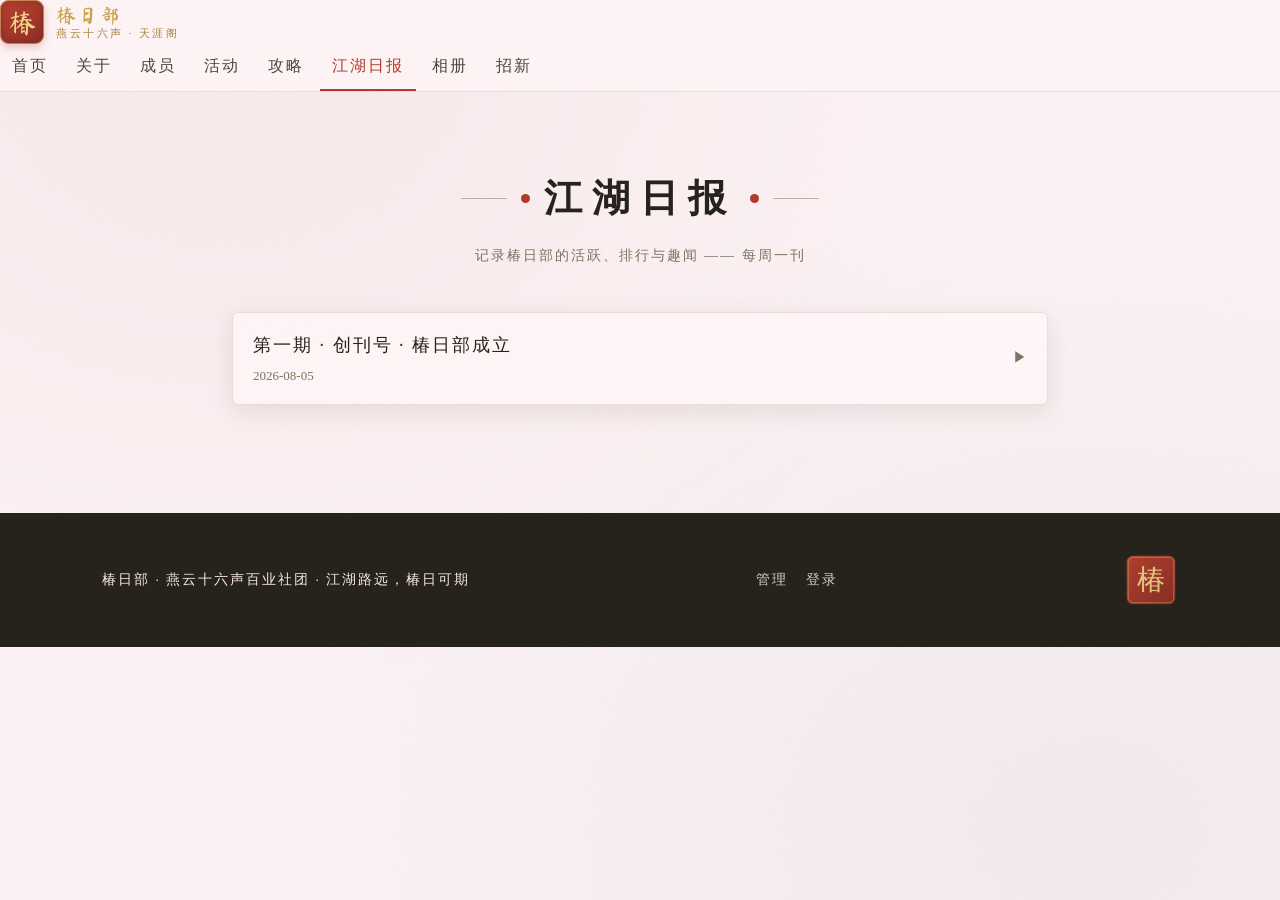
<file: daily.html>
<!DOCTYPE html>
<html lang="zh-CN">
<head>
<meta charset="UTF-8">
<meta name="viewport" content="width=device-width, initial-scale=1.0">
<title>江湖日报 · 椿日部</title>
<link rel="icon" href="assets/svg/seal.svg">
<link rel="stylesheet" href="assets/css/style.css">
<link rel="stylesheet" href="assets/css/mobile.css">
</head>
<body>
<div id="site-header-placeholder"></div>

<section class="section">
  <div class="container" style="max-width:860px">
    <div class="section-head">
      <h2 class="section-title"><span class="dot"></span>江湖日报<span class="dot"></span></h2>
      <p class="section-sub">记录椿日部的活跃、排行与趣闻 —— 每周一刊</p>
    </div>
    <div id="daily-list"></div>
  </div>
</section>

<div id="site-footer-placeholder"></div>
<script src="assets/js/github.js"></script>
<script src="assets/js/common.js"></script>
<script>
(async function(){
  var data = await C.fetchJSON('daily.json');
  var list = (data.issues || []).slice().sort(function(a,b){ return (b.date||'').localeCompare(a.date||''); });
  var box = document.getElementById('daily-list');
  box.innerHTML = list.map(function(d, i){
    return '<div class="list-item" id="daily-' + i + '">' +
      '<div class="list-item-head" onclick="document.getElementById(\'daily-' + i + '\').classList.toggle(\'open\')">' +
      '<div><div class="list-item-title">' + C.esc(d.issue || '') + ' · ' + C.esc(d.title) + '</div>' +
      '<div class="list-item-meta">' + C.esc(d.date || '') + '</div></div>' +
      '<span class="list-item-arrow">▶</span></div>' +
      '<div class="list-item-body">' + (d.content || []).map(function(p){ return '<p>' + C.esc(p) + '</p>'; }).join('') + '</div></div>';
  }).join('') || '<p class="hint">暂无日报</p>';
})().catch(function(e){ console.error(e); });
</script>
</body>
</html>
</file>
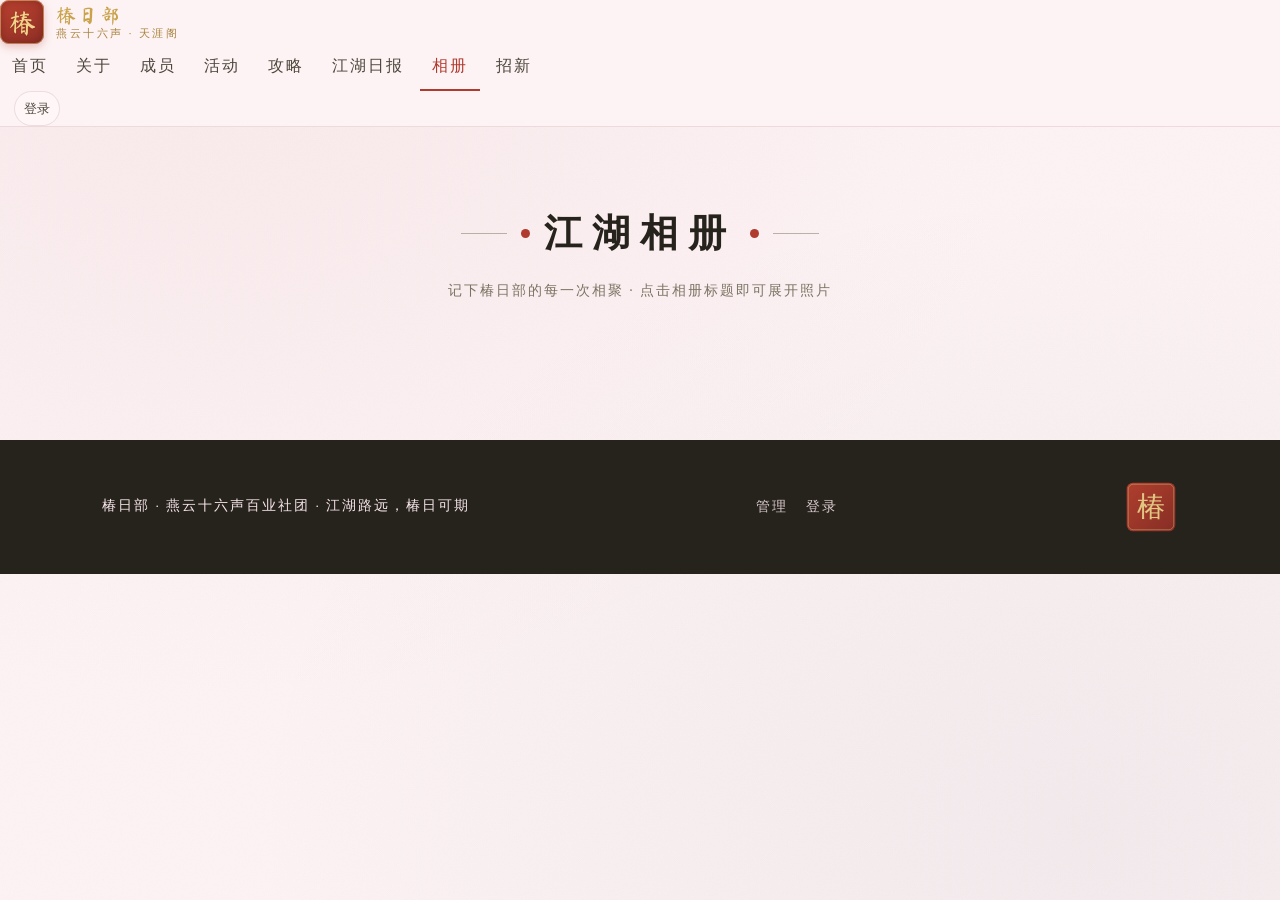
<file: gallery.html>
<!DOCTYPE html>
<html lang="zh-CN">
<head>
<meta charset="UTF-8">
<meta name="viewport" content="width=device-width, initial-scale=1.0">
<title>相册 · 椿日部</title>
<link rel="icon" href="assets/svg/seal.svg">
<link rel="stylesheet" href="assets/css/style.css">
<link rel="stylesheet" href="assets/css/mobile.css">
</head>
<body>
<div id="site-header-placeholder"></div>

<section class="section">
  <div class="container">
    <div class="section-head">
      <h2 class="section-title"><span class="dot"></span>江湖相册<span class="dot"></span></h2>
      <p class="section-sub">记下椿日部的每一次相聚 · 点击相册标题即可展开照片</p>
    </div>
    <div id="album-list"></div>
  </div>
</section>

<div id="site-footer-placeholder"></div>

<div class="lightbox" id="lightbox" onclick="LB.close()">
  <button class="lb-close" onclick="event.stopPropagation();LB.close()">×</button>
  <img id="lb-img" alt="" onclick="event.stopPropagation()">
  <div class="lb-caption" id="lb-caption"></div>
</div>

<script src="assets/js/vendor/cloudbase.full.js"></script>
<script src="assets/js/cloudbase.js"></script>
<script src="assets/js/github.js"></script>
<script src="assets/js/common.js"></script>
<script>
(function(){
  var LB = window.LB = {
    open: function(src, cap){
      document.getElementById('lb-img').src = src;
      document.getElementById('lb-caption').textContent = cap || '';
      document.getElementById('lightbox').classList.add('show');
    },
    close: function(){ document.getElementById('lightbox').classList.remove('show'); }
  };
  document.addEventListener('keydown', function(e){ if(e.key === 'Escape') LB.close(); });

  var albums = [];

  function albumCard(a, i){
    var imgs = a.images || [];
    var cover = a.cover || (imgs[0] ? imgs[0].src : '');
    var coverHtml = cover
      ? '<img src="' + C.esc(cover) + '" alt="" loading="lazy">'
      : '<div class="album-cover-ph">' + C.esc((a.title || '相册').slice(0,1)) + '</div>';
    return '<div class="list-item album-item" id="album-' + i + '">' +
      '<div class="list-item-head" onclick="window.__toggleAlbum(' + i + ')">' +
      '<div class="album-head"><div class="album-cover-sm">' + coverHtml + '</div>' +
      '<div class="album-head-info"><div class="list-item-title">' + C.esc(a.title || '未命名相册') + '</div>' +
      '<div class="list-item-meta">' + C.esc(a.desc || '') + (a.desc ? ' · ' : '') + '共 ' + imgs.length + ' 张</div></div></div>' +
      '<span class="list-item-arrow">▾</span></div>' +
      '<div class="list-item-body"><div class="album-grid" id="album-grid-' + i + '"></div></div></div>';
  }

  // 展开后才渲染照片，且分批加载（每批 20 张），避免照片太多导致卡顿
  function renderPhotos(i){
    var a = albums[i];
    if(!a) return;
    var grid = document.getElementById('album-grid-' + i);
    if(!grid || grid.dataset.loaded === 'done') return;
    if(grid.dataset.loaded) return;
    grid.dataset.loaded = 'start';
    var all = a.images || [];
    if(!all.length){ grid.innerHTML = '<p class="hint">这个相册还没有照片</p>'; grid.dataset.loaded = 'done'; return; }
    var pageSize = 20;
    var loadedCount = 0;
    var sentinel = null;
    var io = null;

    function addBatch(){
      var next = all.slice(loadedCount, loadedCount + pageSize);
      var frag = document.createDocumentFragment();
      next.forEach(function(im){
        var cap = im.caption || '';
        var fig = document.createElement('figure');
        fig.className = 'album-photo';
        fig.dataset.src = im.src || '';
        fig.dataset.cap = cap;
        var img = document.createElement('img');
        img.src = im.src || '';
        img.alt = '';
        img.loading = 'lazy';
        fig.appendChild(img);
        if(cap){ var fc = document.createElement('figcaption'); fc.textContent = cap; fig.appendChild(fc); }
        fig.addEventListener('click', function(){ LB.open(fig.dataset.src, fig.dataset.cap); });
        frag.appendChild(fig);
      });
      grid.insertBefore(frag, sentinel);
      loadedCount += next.length;
      if(loadedCount >= all.length){
        grid.dataset.loaded = 'done';
        if(sentinel) sentinel.remove();
        if(io) io.disconnect();
      }
    }

    sentinel = document.createElement('div');
    sentinel.className = 'album-load-more';
    grid.appendChild(sentinel);
    io = new IntersectionObserver(function(entries){
      if(entries[0] && entries[0].isIntersecting) addBatch();
    }, { rootMargin: '400px' });
    io.observe(sentinel);
    addBatch();
  }

  window.__toggleAlbum = function(i){
    var item = document.getElementById('album-' + i);
    if(!item) return;
    var open = item.classList.toggle('open');
    if(open) renderPhotos(i);
  };

  (async function(){
    var box = document.getElementById('album-list');
    var usedCloud = false;
    try {
      await CB.ensureAnon();
      var docs = await CB.listAlbums();
      if(docs && docs.length){
        usedCloud = true;
        var need = [];
        docs.forEach(function(a){ (a.images || []).forEach(function(im){ if(im && im.src) need.push(im.src); }); if(a.cover) need.push(a.cover); });
        var urls = {};
        try { urls = await CB.fileUrls(need); } catch(e){ console.warn(e); }
        albums = docs.map(function(a){
          return {
            id: a._id || a.id,
            title: a.title || '未命名相册',
            desc: a.desc || '',
            cover: a.cover ? (urls[a.cover] || '') : '',
            images: (a.images || []).map(function(im){
              return { src: im.src ? (urls[im.src] || '') : '', caption: im.caption || '' };
            }).filter(function(im){ return im.src; })
          };
        });
      }
    } catch(e){ console.warn('云相册读取失败，使用旧数据：', e); }
    if(!usedCloud){
      var data = await C.fetchJSON('albums.json');
      albums = data.albums || [];
    }
    box.innerHTML = albums.map(albumCard).join('') || '<p class="hint">相册还在建设中，敬请期待</p>';
  })().catch(function(e){ console.error(e); });
})();
</script>
</body>
</html>
</file>
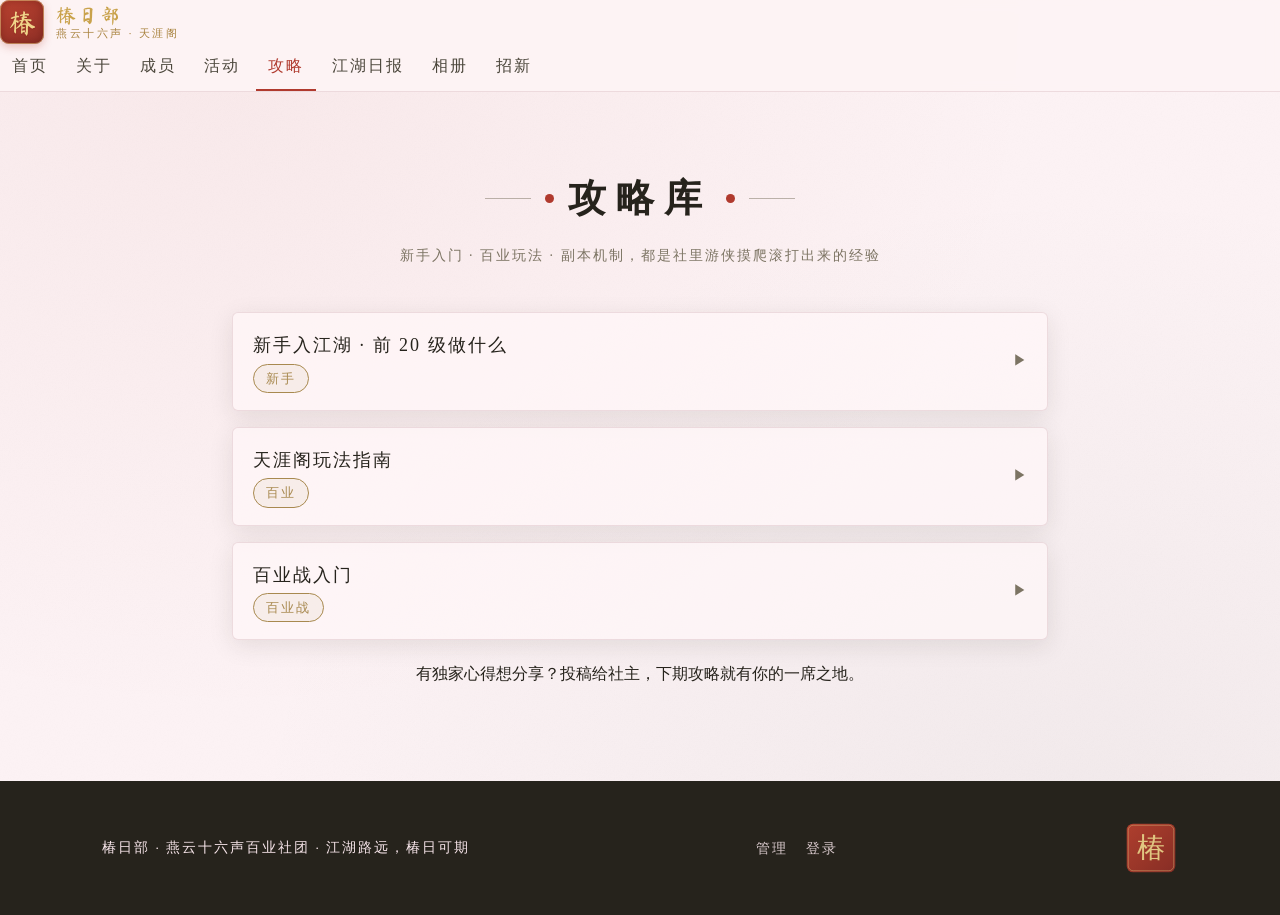
<file: guides.html>
<!DOCTYPE html>
<html lang="zh-CN">
<head>
<meta charset="UTF-8">
<meta name="viewport" content="width=device-width, initial-scale=1.0">
<title>攻略 · 椿日部</title>
<link rel="icon" href="assets/svg/seal.svg">
<link rel="stylesheet" href="assets/css/style.css">
<link rel="stylesheet" href="assets/css/mobile.css">
</head>
<body>
<div id="site-header-placeholder"></div>

<section class="section">
  <div class="container" style="max-width:860px">
    <div class="section-head">
      <h2 class="section-title"><span class="dot"></span>攻略库<span class="dot"></span></h2>
      <p class="section-sub">新手入门 · 百业玩法 · 副本机制，都是社里游侠摸爬滚打出来的经验</p>
    </div>
    <div id="guide-list"></div>
    <p class="hint" style="text-align:center;margin-top:20px">有独家心得想分享？投稿给社主，下期攻略就有你的一席之地。</p>
  </div>
</section>

<div id="site-footer-placeholder"></div>
<script src="assets/js/github.js"></script>
<script src="assets/js/common.js"></script>
<script>
(async function(){
  var data = await C.fetchJSON('guides.json');
  var list = data.guides || [];
  var box = document.getElementById('guide-list');
  box.innerHTML = list.map(function(g, i){
    return '<div class="list-item" id="guide-' + i + '">' +
      '<div class="list-item-head" onclick="document.getElementById(\'guide-' + i + '\').classList.toggle(\'open\')">' +
      '<div><div class="list-item-title">' + C.esc(g.title) + '</div>' +
      '<div class="list-item-meta"><span class="badge badge-gold">' + C.esc(g.category || '') + '</span></div></div>' +
      '<span class="list-item-arrow">▶</span></div>' +
      '<div class="list-item-body">' + (g.content || []).map(function(p){ return '<p>' + C.esc(p) + '</p>'; }).join('') + '</div></div>';
  }).join('') || '<p class="hint">暂无攻略</p>';
})().catch(function(e){ console.error(e); });
</script>
</body>
</html>
</file>
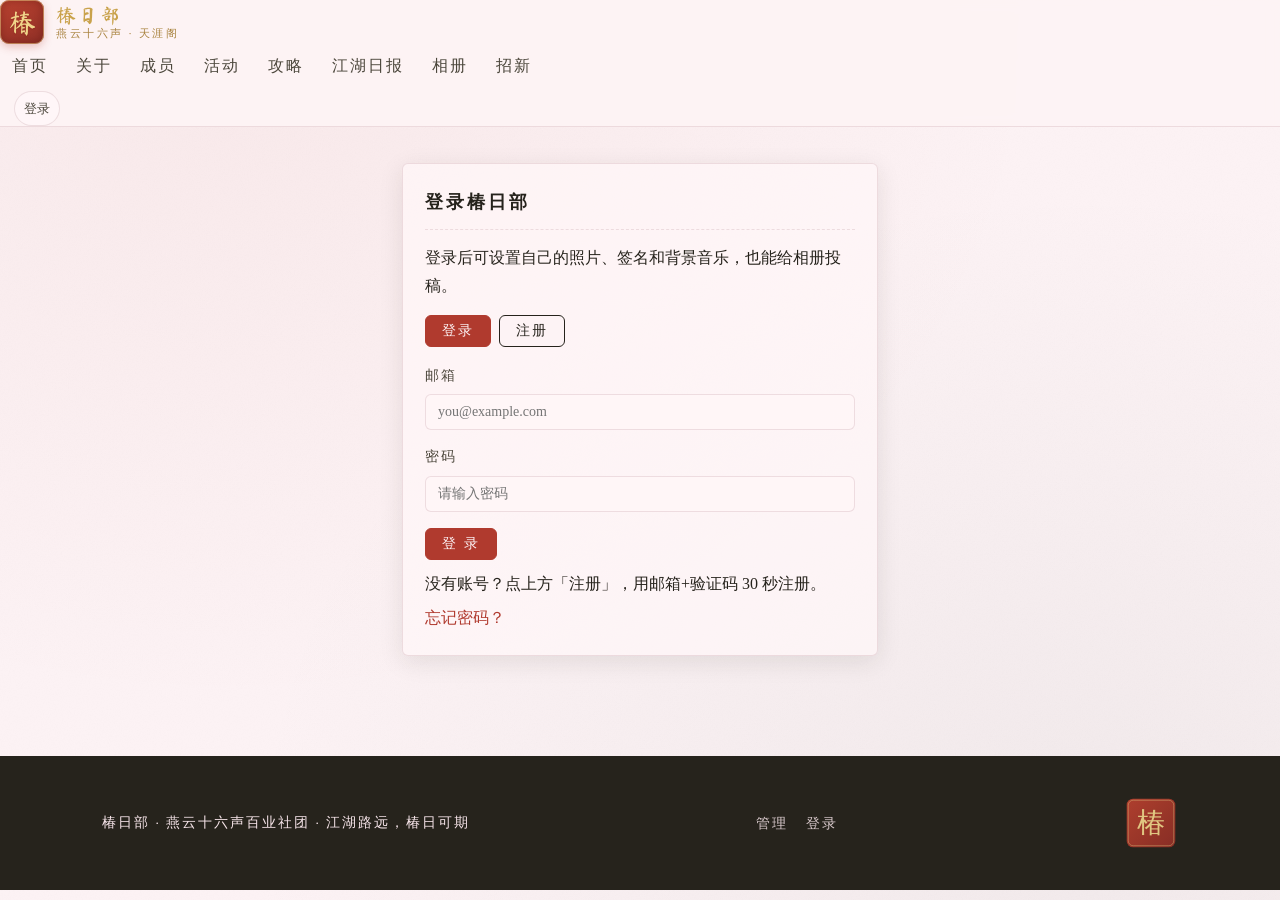
<file: login.html>
<!DOCTYPE html>
<html lang="zh-CN">
<head>
<meta charset="UTF-8">
<meta name="viewport" content="width=device-width, initial-scale=1.0">
<title>登录 · 椿日部</title>
<link rel="icon" href="assets/svg/seal.svg">
<link rel="stylesheet" href="assets/css/style.css">
<link rel="stylesheet" href="assets/css/mobile.css">
</head>
<body>
<div id="site-header-placeholder"></div>

<div class="container" style="max-width:520px;padding-top:36px;padding-bottom:60px">
  <div class="admin-card">
    <h3 id="login-title">登录椿日部</h3>
    <p class="hint" style="margin-bottom:14px">登录后可设置自己的照片、签名和背景音乐，也能给相册投稿。</p>

    <div class="tabs" id="auth-tabs" style="display:flex;gap:8px;margin-bottom:16px">
      <button class="btn btn-cinnabar btn-sm" id="tab-login">登录</button>
      <button class="btn btn-paper btn-sm" id="tab-reg">注册</button>
    </div>

    <!-- 登录 -->
    <div id="form-login">
      <div class="field"><label>邮箱</label><input id="lg-email" type="email" placeholder="you@example.com"></div>
      <div class="field"><label>密码</label><input id="lg-pwd" type="password" placeholder="请输入密码"></div>
      <div class="form-actions">
        <button class="btn btn-cinnabar btn-sm" id="lg-submit">登 录</button>
      </div>
      <p class="hint" style="margin-top:10px">没有账号？点上方「注册」，用邮箱+验证码 30 秒注册。</p>
      <p class="hint" style="margin-top:6px"><a href="#" id="fg-link" style="color:var(--cinnabar)">忘记密码？</a></p>
    </div>

    <!-- 注册 -->
    <div id="form-reg" style="display:none">
      <div class="field">
        <label>邮箱（用于登录，也会收到验证码）</label>
        <input id="rg-email" type="email" placeholder="you@example.com">
      </div>
      <div class="field">
        <label>验证码</label>
        <div style="display:flex;gap:8px">
          <input id="rg-code" placeholder="6 位验证码" style="flex:1">
          <button class="btn btn-paper btn-sm" id="rg-send" style="white-space:nowrap">发送验证码</button>
        </div>
      </div>
      <div class="grid grid-2">
        <div class="field"><label>确认密码</label><input id="rg-pwd2" type="password" placeholder="再输一次"></div>
        <div class="field"><label>设置密码</label><input id="rg-pwd" type="password" placeholder="8~32 位，需含字母和数字"></div>
      </div>
      <div class="field"><label>游戏昵称 / 游戏ID（选填，用于自动绑定档案）</label><input id="rg-name" placeholder="例如：川厌"></div>
      <div class="form-actions">
        <button class="btn btn-cinnabar btn-sm" id="rg-submit">注 册</button>
      </div>
      <p class="hint" style="margin-top:10px">注册即代表你是椿日部成员；第一位注册的成员会被设为「社主」管理员。</p>
    </div>

    <!-- 忘记密码 -->
    <div id="form-forgot" style="display:none">
      <div class="field"><label>邮箱（注册时用的）</label><input id="fg-email" type="email" placeholder="you@example.com"></div>
      <div class="field">
        <label>验证码</label>
        <div style="display:flex;gap:8px">
          <input id="fg-code" placeholder="6 位验证码" style="flex:1">
          <button class="btn btn-paper btn-sm" id="fg-send" style="white-space:nowrap">发送验证码</button>
        </div>
      </div>
      <div class="grid grid-2">
        <div class="field"><label>新密码</label><input id="fg-pwd" type="password" placeholder="8~32 位，含字母和数字"></div>
        <div class="field"><label>确认新密码</label><input id="fg-pwd2" type="password" placeholder="再输一次"></div>
      </div>
      <div class="form-actions">
        <button class="btn btn-cinnabar btn-sm" id="fg-submit">重置密码</button>
        <button class="btn btn-paper btn-sm" id="fg-back">返回登录</button>
      </div>
      <p class="hint" style="margin-top:10px">验证码会发到你的邮箱（含垃圾箱）。</p>
    </div>

    <div id="auth-done" style="display:none">
      <p style="margin:8px 0">✅ 已登录：<b id="done-email"></b></p>
      <div class="form-actions">
        <a class="btn btn-cinnabar btn-sm" href="my.html">进入我的档案</a>
        <a class="btn btn-paper btn-sm" href="index.html">返回首页</a>
      </div>
    </div>
  </div>
</div>

<div id="site-footer-placeholder"></div>
<script src="assets/js/vendor/cloudbase.full.js"></script>
<script src="assets/js/cloudbase.js"></script>
<script src="assets/js/github.js"></script>
<script src="assets/js/common.js"></script>
<script>
(function(){
  var C = window.C, CB = window.CB;
  var verificationId = null;

  function $(id){ return document.getElementById(id); }

  function errText(e){
    if(!e) return '未知错误';
    if(typeof e === 'string') return e;
    var keys = ['message','errMsg','msg','error_description','errorMessage','reason','detail','error','err_msg'];
    for(var i = 0; i < keys.length; i++){
      var v = e[keys[i]];
      if(v && typeof v === 'string' && v !== '[object Object]') return v;
    }
    if(e.code && e.message) return e.code + ': ' + e.message;
    try {
      var s = JSON.stringify(e);
      if(s && s !== '{}' && s.length < 160) return s;
    } catch(_){}
    return '未知错误（请重试）';
  }

  function showLogin(){ $('form-login').style.display=''; $('form-reg').style.display='none'; $('login-title').textContent='登录椿日部'; }
  function showReg(){ $('form-login').style.display='none'; $('form-reg').style.display=''; $('login-title').textContent='注册椿日部'; }

  $('tab-login').addEventListener('click', function(){
    $('tab-login').className='btn btn-cinnabar btn-sm'; $('tab-reg').className='btn btn-paper btn-sm';
    showLogin();
  });
  $('tab-reg').addEventListener('click', function(){
    $('tab-reg').className='btn btn-cinnabar btn-sm'; $('tab-login').className='btn btn-paper btn-sm';
    showReg();
  });

  $('lg-submit').addEventListener('click', async function(){
    var email = $('lg-email').value.trim(), pwd = $('lg-pwd').value;
    if(!email || !pwd){ C.toast('请填写邮箱和密码', 'err'); return; }
    C.toast('登录中…');
    try {
      await CB.signIn(email, pwd);
      C.toast('登录成功', 'ok');
      showDone();
    } catch(e){ C.toast('登录失败：' + errText(e), 'err'); }
  });

  $('rg-send').addEventListener('click', async function(){
    var email = $('rg-email').value.trim();
    if(!/^[^@\s]+@[^@\s]+\.[^@\s]+$/.test(email)){ C.toast('请先填写正确的邮箱', 'err'); return; }
    C.toast('正在发送验证码…');
    try {
      var v = await CB.sendEmailCode(email);
      verificationId = v && v.verification_id;
      C.toast('验证码已发送，请查收邮箱（含垃圾箱）', 'ok');
    } catch(e){ C.toast('发送失败：' + errText(e), 'err'); }
  });

  $('rg-submit').addEventListener('click', async function(){
    var email = $('rg-email').value.trim();
    var code = $('rg-code').value.trim();
    var pwd = $('rg-pwd').value;
    if(!email || !code || !pwd){ C.toast('请填写完整信息', 'err'); return; }
    if(pwd.length < 8 || pwd.length > 32){ C.toast('密码需 8~32 位', 'err'); return; } if(!/[a-zA-Z]/.test(pwd) || !/[0-9]/.test(pwd)){ C.toast('密码需同时包含字母和数字', 'err'); return; } if(pwd !== $('rg-pwd2').value){ C.toast('两次密码不一致', 'err'); return; }
    C.toast('注册中…');
    try {
      if(!verificationId) throw new Error('请先获取验证码');
      var vr = await CB.verifyCode(verificationId, code);
      var token = vr && vr.verification_token;
      if(!token) throw new Error('验证码校验失败，请重试');
      await CB.signUp({
        email: email,
        password: pwd,
        verification_code: code,
        verification_token: token
      });
      var boundName = '';
      var rgName = $('rg-name').value.trim();
      if(rgName){
        try {
          var plist = await CB.listProfiles();
          var pk = rgName.toLowerCase();
          var pt = (plist || []).filter(function(p){ if(p.uid || p.email) return false; var nn = String(p.name||'').toLowerCase(); var gg = String(p.gameId||'').toLowerCase(); return nn === pk || gg === pk; })[0];
          if(pt){
            await CB.coll('profiles').doc(pt._id || pt.id).update({ uid: CB.getUid(), email: CB.getEmail() || '', claimedAt: new Date().toISOString(), claimCode: '' });
            boundName = pt.name || rgName;
          }
        } catch(e){ console.warn('注册后自动绑定失败', e); }
      }
      C.toast(boundName ? ('注册成功，已自动绑定「' + boundName + '」') : '注册成功，已自动登录', 'ok');
      showDone(boundName);
    } catch(e){ C.toast('注册失败：' + errText(e), 'err'); }
  });

  function showDone(boundName){
    $('form-login').style.display='none';
    $('form-reg').style.display='none';
    $('auth-tabs').style.display='none';
    $('login-title').textContent='欢迎加入椿日部';
    $('done-email').textContent = (CB.getEmail() || '已登录') + (boundName ? '（已绑定档案：' + boundName + '）' : '');
    $('auth-done').style.display='';
  }

  /* ---------- 忘记密码 ---------- */
  var fgVerificationId = null;
  function fgMsg(e){
    if(!e) return '未知错误';
    if(typeof e === 'string') return e;
    if(e.message) return e.message;
    if(e.error_description) return e.error_description;
    if(e.error) return String(e.error);
    try { var s = JSON.stringify(e); if(s && s.length < 140) return s; } catch(_){}
    return '操作失败，请重试';
  }
  function showForgot(){
    $('form-login').style.display='none';
    $('form-reg').style.display='none';
    $('form-forgot').style.display='';
    $('auth-tabs').style.display='none';
    $('login-title').textContent='重置密码';
  }
  function showLoginForm(){
    $('form-login').style.display='';
    $('form-reg').style.display='none';
    $('form-forgot').style.display='none';
    $('auth-tabs').style.display='flex';
    $('login-title').textContent='登录椿日部';
  }
  $('fg-link').addEventListener('click', function(e){ e.preventDefault(); showForgot(); });
  $('fg-back').addEventListener('click', function(){ showLoginForm(); });
  $('fg-send').addEventListener('click', async function(){
    var email = $('fg-email').value.trim();
    if(!/^[^@\s]+@[^@\s]+\.[^@\s]+$/.test(email)){ C.toast('请先填写正确的邮箱', 'err'); return; }
    C.toast('正在发送验证码…');
    try {
      var v = await CB.sendEmailCode(email);
      fgVerificationId = v && v.verification_id;
      C.toast('验证码已发送，请查收邮箱（含垃圾箱）', 'ok');
    } catch(e){ C.toast('发送失败：' + fgMsg(e), 'err'); }
  });
  $('fg-submit').addEventListener('click', async function(){
    var email = $('fg-email').value.trim();
    var code = $('fg-code').value.trim();
    var pwd = $('fg-pwd').value;
    if(!email || !code || !pwd){ C.toast('请填写完整信息', 'err'); return; }
    if(pwd.length < 8 || pwd.length > 32){ C.toast('密码需 8~32 位', 'err'); return; }
    if(!/[a-zA-Z]/.test(pwd) || !/[0-9]/.test(pwd)){ C.toast('密码需同时包含字母和数字', 'err'); return; }
    if(pwd !== $('fg-pwd2').value){ C.toast('两次密码不一致', 'err'); return; }
    C.toast('正在重置…');
    try {
      if(!fgVerificationId) throw new Error('请先获取验证码');
      var vr = await CB.verifyCode(fgVerificationId, code);
      var token = vr && vr.verification_token;
      if(!token) throw new Error('验证码校验失败，请重试');
      await CB.resetPassword(email, pwd, token);
      C.toast('密码已重置，请用新密码登录', 'ok');
      showLoginForm();
    } catch(e){ C.toast('重置失败：' + fgMsg(e), 'err'); }
  });

  (async function(){
    C.injectShell();
    var ls = await CB.getLoginState();
    var email = CB.getEmail() || '';
    if(ls && ls.user && email){ showDone(); }
  })().catch(function(e){ console.warn(e); });
})();
</script>
</body>
</html>
</file>
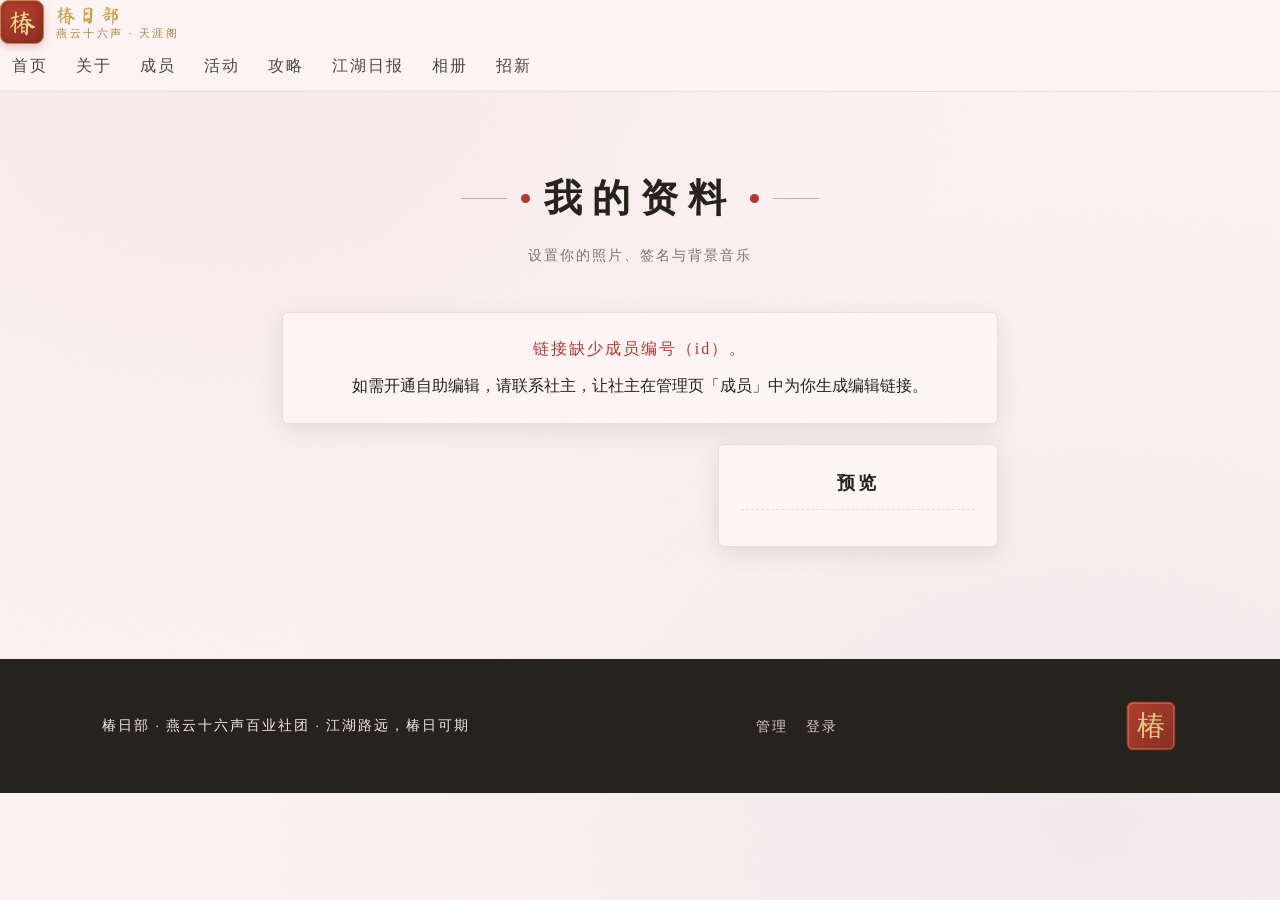
<file: member-edit.html>
<!DOCTYPE html>
<html lang="zh-CN">
<head>
<meta charset="UTF-8">
<meta name="viewport" content="width=device-width, initial-scale=1.0">
<title>成员资料 · 椿日部</title>
<link rel="icon" href="assets/svg/seal.svg">
<link rel="stylesheet" href="assets/css/style.css">
<link rel="stylesheet" href="assets/css/mobile.css">
</head>
<body>
<div id="site-header-placeholder"></div>

<section class="section">
  <div class="container" style="max-width:760px">
    <div class="section-head">
      <h2 class="section-title"><span class="dot"></span>我的资料<span class="dot"></span></h2>
      <p class="section-sub">设置你的照片、签名与背景音乐</p>
    </div>

    <div class="admin-card hidden" id="me-error" style="text-align:center"></div>

    <div class="grid me-grid" style="grid-template-columns:1fr 280px;gap:26px;align-items:start">
      <div>
        <div class="admin-card hidden" id="me-form">
          <h3 id="me-name-show">—</h3>

          <div class="admin-card" style="box-shadow:none;background:var(--paper-2)">
            <h3>编辑密钥（由社主提供，仅存本浏览器）</h3>
            <div class="field"><label>GitHub Owner</label><input id="me-conn-owner"></div>
            <div class="field"><label>仓库名</label><input id="me-conn-repo"></div>
            <div class="field"><label>Token</label><input id="me-conn-token" type="password" placeholder="github_pat_xxx..."></div>
          </div>

          <h3 style="margin:18px 0 12px">照片</h3>
          <div class="field">
            <div class="mini-upload">
              <input id="me-photo-url" placeholder="照片链接，或直接上传" style="flex:1;padding:9px 12px;border:1px solid var(--line);border-radius:var(--radius);background:rgba(255,247,248,.8)">
              <input id="me-photo-file" type="file" accept="image/*">
            </div>
          </div>

          <h3 style="margin:18px 0 12px">签名</h3>
          <div class="field"><input id="me-signature" placeholder="一蓑烟雨任平生"></div>

          <h3 style="margin:18px 0 12px">背景音乐</h3>
          <div class="field">
            <div class="mini-upload">
              <input id="me-bgm-url" placeholder="音乐链接，或直接上传 mp3（8MB 内）" style="flex:1;padding:9px 12px;border:1px solid var(--line);border-radius:var(--radius);background:rgba(255,247,248,.8)">
              <input id="me-bgm-file" type="file" accept="audio/*">
            </div>
            <div class="hint">保存后，成员列表里你的卡片会出现「♪ 听曲」按钮。</div>
          </div>

          <div class="form-actions">
            <button class="btn btn-cinnabar" id="me-save">保存我的资料</button>
          </div>
        </div>
      </div>
      <div>
        <div class="admin-card">
          <h3 style="text-align:center">预览</h3>
          <div class="hidden" id="me-preview"></div>
        </div>
      </div>
    </div>
  </div>
</section>

<div id="site-footer-placeholder"></div>
<script src="assets/js/github.js"></script>
<script src="assets/js/common.js"></script>
<script src="assets/js/member-edit.js"></script>
</body>
</html>
</file>
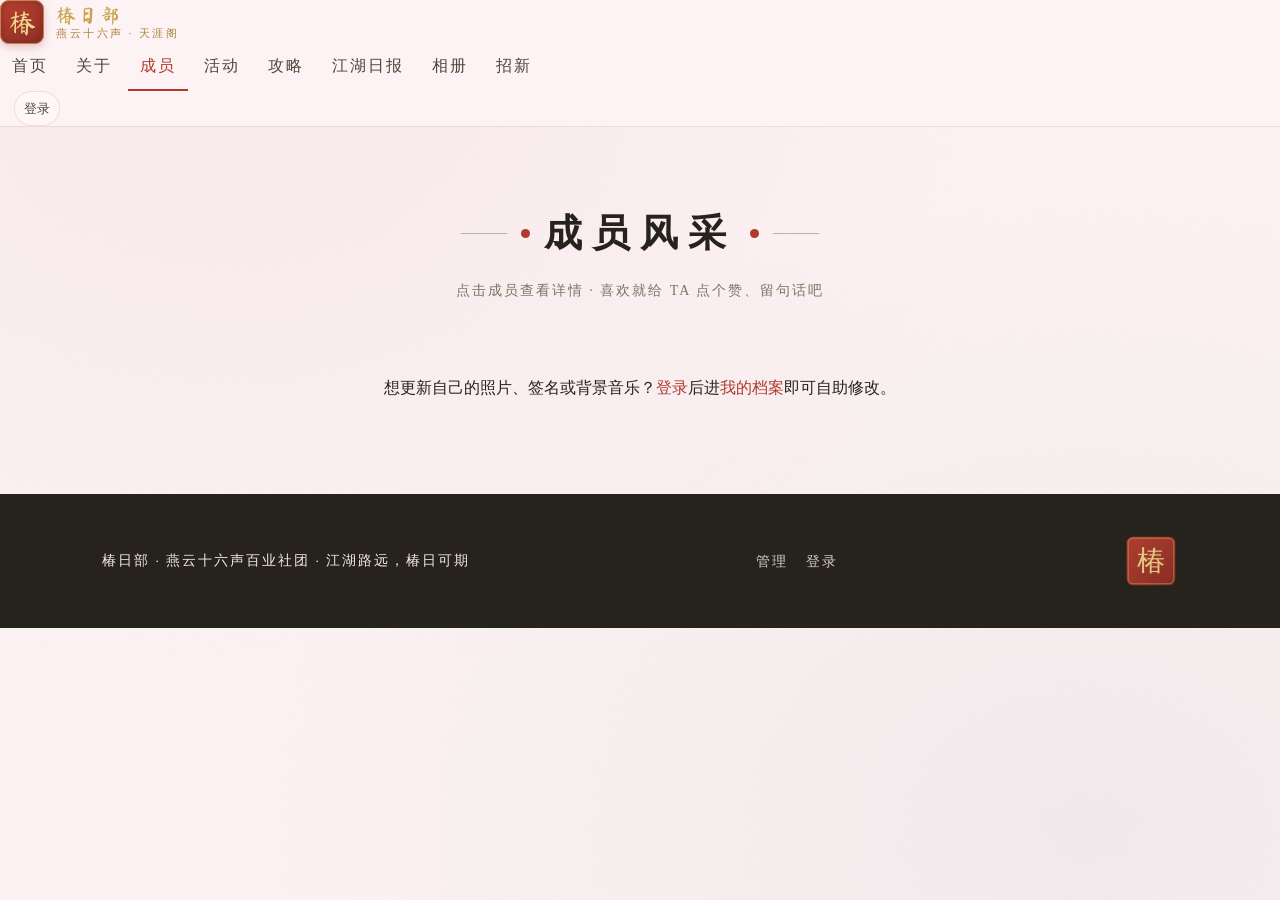
<file: members.html>
<!DOCTYPE html>
<html lang="zh-CN">
<head>
<meta charset="UTF-8">
<meta name="viewport" content="width=device-width, initial-scale=1.0">
<title>成员 · 椿日部</title>
<link rel="icon" href="assets/svg/seal.svg">
<link rel="stylesheet" href="assets/css/style.css">
<link rel="stylesheet" href="assets/css/mobile.css">
</head>
<body>
<div id="site-header-placeholder"></div>

<section class="section">
  <div class="container">
    <div class="section-head">
      <h2 class="section-title"><span class="dot"></span>成员风采<span class="dot"></span></h2>
      <p class="section-sub">点击成员查看详情 · 喜欢就给 TA 点个赞、留句话吧</p>
    </div>
    <div class="grid grid-4" id="member-list"></div>
    <p class="hint" style="text-align:center;margin-top:26px">想更新自己的照片、签名或背景音乐？<a href="login.html" style="color:var(--cinnabar)">登录</a>后进<a href="my.html" style="color:var(--cinnabar)">我的档案</a>即可自助修改。</p>
  </div>
</section>

<div id="site-footer-placeholder"></div>
<script src="assets/js/vendor/cloudbase.full.js"></script>
<script src="assets/js/cloudbase.js"></script>
<script src="assets/js/github.js"></script>
<script src="assets/js/common.js"></script>
<script>
(function(){
  var uid = '';
  var realLogin = false;
  var currentName = '';
  var memberList = [];

  function esc(s){ return C.esc(s); }
  function fmtTime(t){
    if(!t) return '';
    var d = new Date(t);
    if(isNaN(d.getTime())) return '';
    function p(n){ return (n < 10 ? '0' : '') + n; }
    return d.getFullYear() + '-' + p(d.getMonth()+1) + '-' + p(d.getDate()) + ' ' + p(d.getHours()) + ':' + p(d.getMinutes());
  }

  function memberCard(m){
    var photo = m.photo ? '<img src="' + esc(m.photo) + '" alt="">' : '<div class="ph-placeholder">' + esc((m.name || '?').slice(0,1)) + '</div>';
    var likes = m.likes || [];
    var liked = likes.indexOf(uid) >= 0;
    return '<article class="member-cell" data-id="' + esc(m.id) + '">' +
      '<div class="member-photo">' + photo +
        '<button class="like-btn' + (liked ? ' liked' : '') + '" data-like="1" title="点赞">' +
          '<span class="like-heart">' + (liked ? '♥' : '♡') + '</span>' +
          '<span class="like-num">' + likes.length + '</span>' +
        '</button>' +
      '</div>' +
      '<div class="member-name">' + esc(m.name) + '</div>' +
      '</article>';
  }

  function commentsHtml(m){
    var list = m.comments || [];
    var replies = m.replies || [];
    var logged = realLogin;
    return list.map(function(c){
      var mine = c.uid && c.uid === uid;
      var rs = replies.filter(function(r){ return r.commentId === c._id; });
      var rsHtml = rs.map(function(r){
        var rm = r.uid && r.uid === uid;
        return '<div class="reply-item">' +
          '<span class="reply-name">' + esc(r.name || '匿名') + '</span>' +
          '<span class="reply-text">' + esc(r.text || '') + '</span>' +
          (rm ? '<button class="cmt-del" data-rid="' + esc(r._id) + '" title="删除回复">×</button>' : '') +
          '</div>';
      }).join('');
      return '<div class="cmt-item">' +
        '<div class="cmt-top"><span class="cmt-name">' + esc(c.name || '匿名') + '</span><span class="cmt-time">' + fmtTime(c.createdAt) + '</span>' +
        (logged ? '<button class="cmt-reply" data-cid="' + esc(c._id) + '" title="回复">回复</button>' : '') +
        (mine ? '<button class="cmt-del" data-cid="' + esc(c._id) + '" title="删除评论">×</button>' : '') +
        '</div>' +
        '<div class="cmt-text">' + esc(c.text || '') + '</div>' +
        (rsHtml ? '<div class="cmt-replies">' + rsHtml + '</div>' : '') +
        (logged ? '<div class="reply-box" style="display:none"><input class="reply-input" maxlength="200" placeholder="回复 ' + esc(c.name || '') + '…"><button class="reply-send btn btn-cinnabar btn-sm">发送</button></div>' : '') +
        '</div>';
    }).join('') || '<p class="hint" style="padding:12px 0;text-align:center">还没有评论，来说两句吧～</p>';
  }

  function refreshComments(m){
    var listBox = document.querySelector('.md-comments-list');
    if(listBox) listBox.innerHTML = commentsHtml(m);
    var cnt = document.querySelector('.cmt-count');
    if(cnt) cnt.textContent = (m.comments || []).length;
    bindComments(m);
  }

  function bindComments(m){
    var input = document.getElementById('cmt-input');
    var send = document.getElementById('cmt-send');
    if(input && send){
      function post(){
        var text = input.value.trim();
        if(!text){ C.toast('先写点内容吧', 'err'); return; }
        if(text.length > 200){ C.toast('评论最多 200 字', 'err'); return; }
        send.disabled = true;
        var comment = {
          _id: Date.now().toString(36) + Math.random().toString(36).slice(2, 6),
          uid: uid,
          name: currentName || '成员',
          text: text,
          createdAt: new Date().toISOString()
        };
        CB.addComment(m.id, comment).then(function(){
          (m.comments = m.comments || []).push(comment);
          refreshComments(m);
          input.value = '';
          C.toast('评论成功', 'ok');
        }).catch(function(e){ C.toast('评论失败：' + (e.message || e), 'err'); })
          .finally(function(){ send.disabled = false; });
      }
      send.addEventListener('click', post);
      input.addEventListener('keydown', function(e){ if(e.key === 'Enter' && !e.shiftKey){ e.preventDefault(); post(); } });
    }
    document.querySelectorAll('.cmt-del[data-cid]').forEach(function(b){
      b.addEventListener('click', function(){
        var cid = b.dataset.cid;
        if(!confirm('删除这条评论？')) return;
        CB.removeComment(m.id, cid).then(function(){
          m.comments = (m.comments || []).filter(function(c){ return c._id !== cid; });
          m.replies = (m.replies || []).filter(function(r){ return r.commentId !== cid; });
          refreshComments(m);
          C.toast('已删除', 'ok');
        }).catch(function(e){ C.toast('删除失败：' + (e.message || e), 'err'); });
      });
    });
    document.querySelectorAll('.cmt-del[data-rid]').forEach(function(b){
      b.addEventListener('click', function(){
        var rid = b.dataset.rid;
        if(!confirm('删除这条回复？')) return;
        CB.removeReply(m.id, rid).then(function(){
          m.replies = (m.replies || []).filter(function(r){ return r._id !== rid; });
          refreshComments(m);
          C.toast('已删除', 'ok');
        }).catch(function(e){ C.toast('删除失败：' + (e.message || e), 'err'); });
      });
    });
    document.querySelectorAll('.cmt-reply').forEach(function(b){
      b.addEventListener('click', function(){
        var box = b.closest('.cmt-item').querySelector('.reply-box');
        if(box) box.style.display = box.style.display === 'none' ? 'flex' : 'none';
      });
    });
    document.querySelectorAll('.reply-send').forEach(function(b){
      b.addEventListener('click', function(){
        var item = b.closest('.cmt-item');
        var cid = item.querySelector('.cmt-reply').dataset.cid;
        var inp = item.querySelector('.reply-input');
        var text = inp.value.trim();
        if(!text){ C.toast('先写点内容吧', 'err'); return; }
        if(text.length > 200){ C.toast('回复最多 200 字', 'err'); return; }
        b.disabled = true;
        var reply = {
          _id: Date.now().toString(36) + Math.random().toString(36).slice(2, 6),
          commentId: cid,
          uid: uid,
          name: currentName || '成员',
          text: text,
          createdAt: new Date().toISOString()
        };
        CB.addReply(m.id, reply).then(function(){
          (m.replies = m.replies || []).push(reply);
          refreshComments(m);
          C.toast('回复成功', 'ok');
        }).catch(function(e){ C.toast('回复失败：' + (e.message || e), 'err'); })
          .finally(function(){ b.disabled = false; });
      });
    });
  }
function openMember(m){
    C.openMember(m);
    var photo = m.photo ? '<img src="' + esc(m.photo) + '" alt="">' : '<div style="display:flex;align-items:center;justify-content:center;width:100%;height:100%;font-family:var(--font-title);font-size:44px;color:var(--ink-3)">' + esc((m.name || '?').slice(0,1)) + '</div>';
    var isLogged = realLogin;
    var commentsBox =
      '<div class="md-comments">' +
        '<div class="md-comments-head">评论 <span class="cmt-count">' + (m.comments || []).length + '</span></div>' +
        '<div class="md-comments-list">' + commentsHtml(m) + '</div>' +
        (isLogged
          ? '<div class="md-comments-input"><input id="cmt-input" maxlength="200" placeholder="写一句评论…"><button class="btn btn-cinnabar btn-sm" id="cmt-send">发送</button></div>'
          : '<div class="md-comments-input"><span class="hint">登录后可评论 <a href="login.html" style="color:var(--cinnabar)">去登录</a></span></div>') +
      '</div>';
    C.modal.onClose = function(){ C.closeMember(); };
    C.modal.open(
      '<div class="modal-title">成员资料</div>' +
      '<div class="member-detail">' +
        '<div class="md-photo">' + photo + '</div>' +
        '<div>' +
          '<div class="md-name">' + esc(m.name) + '</div>' +
          '<div style="margin-top:8px"><span class="badge">' + esc(m.role || '') + '</span>' + (m.title ? ' <span class="badge badge-gold">' + esc(m.title) + '</span>' : '') + '</div>' +
          '<div class="md-sign">「' + esc(m.signature || '') + '」</div>' +
          '<div class="md-bio">' + esc(m.bio || '') + '</div>' +
          '<div style="margin-top:16px">' + (m.bgm ? '<button class="bgm-btn" data-bgm="' + esc(m.bgm) + '">♪ 播放</button>' : '<span class="hint">这位游侠还没设置背景音乐</span>') + '</div>' +
        '</div>' +
      '</div>' +
      commentsBox
    );
    C.setupBgm();
    bindComments(m);
  }

  (async function(){
    var box = document.getElementById('member-list');
    var list = [], usedCloud = false;
    try {
      await CB.ensureAnon();
      var ls = await CB.getLoginState();
      var user = ls && ls.user ? ls.user : null;
      uid = CB.getUid() || '';
      realLogin = !!(user && !user.isAnonymous);
      var docs = await CB.listProfiles();
      var actives = (docs || []).filter(function(p){ return p.active !== false; });
      if(actives.length){
        usedCloud = true;
        var need = [];
        actives.forEach(function(p){ if(p.photo) need.push(p.photo); if(p.bgm) need.push(p.bgm); });
        var urls = {};
        try { urls = await CB.fileUrls(need); } catch(e){ console.warn(e); }
        list = actives.map(function(p){
          return {
            id: p._id || p.id || p.uid,
            name: p.name || '未命名',
            role: p.role || '',
            title: p.title || '',
            signature: p.signature || '',
            bio: p.bio || '',
            photo: p.photo ? (urls[p.photo] || '') : '',
            bgm: p.bgm ? (urls[p.bgm] || '') : '',
            likes: p.likes || [],
            replies: p.replies || [],
            comments: p.comments || [],
            sort: (p.sort === undefined || p.sort === null) ? 999999 : p.sort,
            createdAt: p.createdAt || '',
            uid: p.uid || ''
          };
        });
        var me = list.find(function(x){ return x.uid === uid; });
        currentName = me ? me.name : '';
      }
    } catch(e){ console.warn('云成员读取失败，使用旧数据：', e); }
    if(!usedCloud){
      var data = await C.fetchJSON('members.json');
      list = (data.members || []).filter(function(m){ return m.active !== false; }).map(function(m){
        return { id: m.id || m.name, name: m.name || '未命名', role: m.role || '', title: m.title || '', signature: m.signature || '', bio: m.bio || '', photo: m.photo || '', bgm: m.bgm || '', likes: [], comments: [], sort: 999999, createdAt: '', uid: '' };
      });
    }
    list.sort(function(a, b){
      if(a.sort !== b.sort) return a.sort - b.sort;
      return String(a.createdAt).localeCompare(String(b.createdAt));
    });
    memberList = list;
    box.className = 'member-wall';
    box.innerHTML = list.map(memberCard).join('') || '<p class="hint">暂无成员</p>';
    box.querySelectorAll('.member-cell').forEach(function(card){
      card.addEventListener('click', function(){
        var m = list.find(function(x){ return x.id === card.dataset.id; });
        if(m) openMember(m);
      });
    });
    box.querySelectorAll('.like-btn').forEach(function(btn){
      btn.addEventListener('click', function(e){
        e.stopPropagation();
        var card = btn.closest('.member-cell');
        var m = list.find(function(x){ return x.id === card.dataset.id; });
        if(!m) return;
        if(!realLogin){ C.toast('登录后才能点赞', 'err'); return; }
        var liked = (m.likes || []).indexOf(uid) >= 0;
        var op = liked ? CB.unlikeProfile(m.id, uid) : CB.likeProfile(m.id, uid);
        op.then(function(){
          if(liked){ m.likes = (m.likes || []).filter(function(u){ return u !== uid; }); }
          else { (m.likes = m.likes || []).push(uid); }
          btn.classList.toggle('liked', !liked);
          btn.querySelector('.like-heart').textContent = liked ? '♡' : '♥';
          btn.querySelector('.like-num').textContent = m.likes.length;
          C.toast(liked ? '已取消点赞' : '点赞成功', 'ok');
        }).catch(function(err){ C.toast('操作失败：' + (err.message || err), 'err'); });
      });
    });
    C.setupBgm();
  })().catch(function(e){ console.error(e); });
})();
</script>
</body>
</html>
</file>
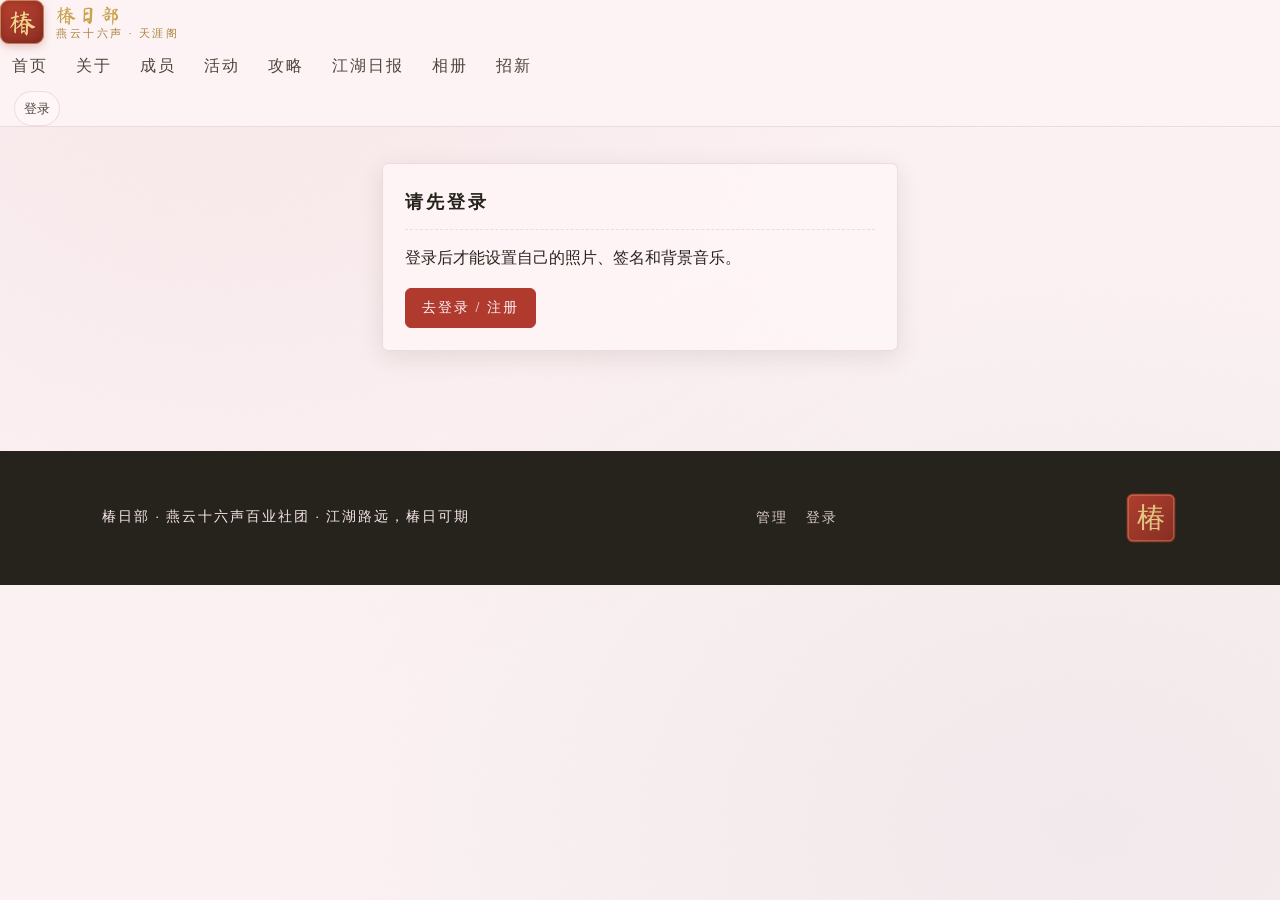
<file: my.html>
<!DOCTYPE html>
<html lang="zh-CN">
<head>
<meta charset="UTF-8">
<meta name="viewport" content="width=device-width, initial-scale=1.0">
<title>我的档案 · 椿日部</title>
<link rel="icon" href="assets/svg/seal.svg">
<link rel="stylesheet" href="assets/css/style.css">
<link rel="stylesheet" href="assets/css/mobile.css">
</head>
<body>
<div id="site-header-placeholder"></div>

<div class="container" style="max-width:560px;padding-top:36px;padding-bottom:60px">
  <div id="need-login" class="admin-card" style="display:none">
    <h3>请先登录</h3>
    <p class="hint" style="margin:10px 0">登录后才能设置自己的照片、签名和背景音乐。</p>
    <div class="form-actions"><a class="btn btn-cinnabar btn-sm" href="login.html">去登录 / 注册</a></div>
  </div>

        <div id="no-profile" class="admin-card" style="display:none">
    <h3>还没有成员档案</h3>
    <p class="hint" style="margin:10px 0" id="np-msg"></p>
    <p class="hint" style="margin:6px 0">你的登录邮箱：<b id="np-email"></b></p>
    <div style="margin-top:14px;border-top:1px dashed var(--line);padding-top:14px">
      <p class="hint" style="margin-bottom:8px">想自己创建档案？填好下面的游戏昵称，点「创建我的档案」即可，马上就能传照片、签名和背景音乐。</p>
      <div style="display:flex;gap:8px;flex-wrap:wrap">
        <input id="create-name" placeholder="游戏昵称（必填）" style="flex:1;min-width:150px;padding:9px 12px;border:1px solid var(--line);border-radius:var(--radius)">
        <input id="create-gameid" placeholder="游戏ID（选填）" style="flex:1;min-width:150px;padding:9px 12px;border:1px solid var(--line);border-radius:var(--radius)">
      </div>
      <div style="margin-top:10px">
        <button class="btn btn-cinnabar btn-sm" id="create-btn">创建我的档案</button>
      </div>
    </div>
    <div style="margin-top:14px;border-top:1px dashed var(--line);padding-top:14px">
      <p class="hint" style="margin-bottom:8px">如果社主已经给你建了档案，输入你的【游戏昵称/游戏ID】即可绑定，绑定后就能自己修改照片、签名和背景音乐：</p>
      <div style="display:flex;gap:8px">
        <input id="bind-key" placeholder="游戏昵称 / 游戏ID" style="flex:1;padding:9px 12px;border:1px solid var(--line);border-radius:var(--radius)">
        <button class="btn btn-paper btn-sm" id="bind-btn">绑定档案</button>
      </div>
    </div>
    <div class="form-actions"><a class="btn btn-paper btn-sm" href="members.html">看看成员页</a></div>
  </div>
<div id="profile-card" class="admin-card" style="display:none">
    <h3>我的档案 <span id="my-role" class="badge" style="vertical-align:middle"></span></h3>
    <p class="hint" style="margin-bottom:14px">这里的内容会展示在「成员」页；背景音乐会在别人点开你的详情时播放。</p>

    <div class="grid grid-2">
      <div class="field"><label>游戏昵称 *</label><input id="my-name" placeholder="江湖名号"></div>
      <div class="field"><label>游戏 ID</label><input id="my-gameid" placeholder="游戏内名字/编号"></div>
    </div>

    <div class="field">
      <label>照片</label>
      <div style="display:flex;gap:12px;align-items:flex-start">
        <img id="my-photo-preview" src="assets/svg/plum.svg" alt="照片预览" style="width:88px;height:110px;object-fit:cover;border:1px solid var(--line);border-radius:6px;background:#faf6ea">
        <div style="flex:1">
          <input id="my-photo-file" type="file" accept="image/*">
          <p class="hint" style="margin-top:6px">建议竖版照片，会自动压缩。</p>
        </div>
      </div>
    </div>

    <div class="field"><label>签名（座右铭）</label><input id="my-signature" placeholder="一蓑烟雨任平生"></div>
    <div class="field"><label>简介</label><textarea id="my-bio" style="min-height:80px" placeholder="一句话介绍自己"></textarea></div>

    <div class="field">
      <label>我的背景音乐（BGM）</label>
      <input id="my-bgm-file" type="file" accept="audio/*">
      <p class="hint" id="my-bgm-hint" style="margin-top:6px">未设置 · 可上传 mp3（8MB 内）</p>
    </div>

    <div class="form-actions">
      <button class="btn btn-cinnabar btn-sm" id="my-save">保存档案</button>
      <a class="btn btn-paper btn-sm" href="members.html">看看成员页</a>
    </div>
  </div>
</div>

<div id="site-footer-placeholder"></div>
<script src="assets/js/vendor/cloudbase.full.js"></script>
<script src="assets/js/cloudbase.js"></script>
<script src="assets/js/github.js"></script>
<script src="assets/js/common.js"></script>
<script>
(function(){
  var C = window.C, CB = window.CB;
  function $(id){ return document.getElementById(id); }
  var docId = null, newPhoto = null, newBgm = null, role = '';

  function ts(){ return new Date().toISOString().replace(/[-:T]/g,'').slice(0,14) + Math.random().toString(36).slice(2,6); }
  async function bindProfile(){
    var key = $('bind-key').value.trim();
    if(!key){ C.toast('请输入游戏昵称或游戏ID', 'err'); return; }
    var uid = CB.getUid();
    var email = CB.getEmail() || '';
    if(!uid || !email){ C.toast('请先登录', 'err'); return; }
    var btn = $('bind-btn');
    btn.disabled = true; btn.textContent = '绑定中…';
    C.toast('正在查找档案…');
    try {
      var list = await CB.listProfiles();
      var k = key.toLowerCase();
      var matches = (list || []).filter(function(p){
        if(p.uid || p.email) return false;
        var n = String(p.name || '').toLowerCase();
        var g = String(p.gameId || '').toLowerCase();
        return n === k || g === k;
      });
      if(!matches.length){
        C.toast('没找到这个昵称/ID的档案，请确认后重试，或联系社主', 'err');
        return;
      }
      var target = matches[0];
      await CB.coll('profiles').doc(target._id || target.id).update({
        uid: uid, email: email, claimedAt: new Date().toISOString(), claimCode: ''
      });
      C.toast('绑定成功！现在可以编辑档案了', 'ok');
      setTimeout(function(){ location.reload(); }, 1200);
    } catch(e){
      C.toast('绑定失败：' + (e.message || e), 'err');
    } finally {
      btn.disabled = false; btn.textContent = '绑定档案';
    }
  }

async function createProfile(){
    var btn = $('create-btn');
    var name = $('create-name').value.trim();
    var gameid = $('create-gameid').value.trim();
    if(!name){ C.toast('请填写游戏昵称', 'err'); return; }
    var uid = CB.getUid(), email = CB.getEmail() || '';
    if(!uid || !email){ C.toast('请先登录', 'err'); return; }
    btn.disabled = true; btn.textContent = '创建中…';
    C.toast('正在创建档案…');
    try {
      var list = await CB.listProfiles();
      var k = name.toLowerCase();
      var same = (list || []).filter(function(p){ return String(p.name || '').toLowerCase() === k; });
      var taken = same.filter(function(p){ return p.uid && p.uid !== uid; });
      if(taken.length){ C.toast('这个昵称已被其他成员使用，请换个昵称', 'err'); return; }
      var unbound = same.filter(function(p){ return !p.uid; });
      if(unbound.length){
        var t = unbound[0];
        await CB.coll('profiles').doc(t._id || t.id).update({ uid: uid, email: email, gameId: gameid || (t.gameId || ''), claimedAt: new Date().toISOString(), claimCode: '' });
        C.toast('已帮你绑定现有同名档案，可以编辑了', 'ok');
        setTimeout(function(){ location.reload(); }, 1200);
        return;
      }
      var data = {
        name: name, gameId: gameid, role: '成员', title: '', photo: '', signature: '', bgm: '', bio: '',
        joinDate: '', active: true, claimCode: '', uid: uid, email: email,
        claimedAt: new Date().toISOString(), createdAt: new Date().toISOString(), updatedAt: new Date().toISOString()
      };
      var id = await CB.upsertDoc('profiles', null, data);
      C.toast('档案创建成功！现在可以上传照片、签名和背景音乐了', 'ok');
      setTimeout(function(){ location.reload(); }, 1200);
    } catch(e){
      C.toast('创建失败：' + (e.message || e), 'err');
    } finally {
      btn.disabled = false; btn.textContent = '创建我的档案';
    }
  }
  $('create-btn').addEventListener('click', createProfile);
  $('bind-btn').addEventListener('click', bindProfile);

  $('my-photo-file').addEventListener('change', function(){
    var f = $('my-photo-file').files[0];
    if(!f) return;
    if(!/^image\//.test(f.type)){ C.toast('请选择图片文件', 'err'); return; }
    newPhoto = f;
    $('my-photo-preview').src = URL.createObjectURL(f);
  });
  $('my-bgm-file').addEventListener('change', function(){
    var f = $('my-bgm-file').files[0];
    if(!f) return;
    if(!/^audio\//.test(f.type) && !/\.mp3$/i.test(f.name)){ C.toast('请选择音频文件（mp3 等）', 'err'); return; }
    if(f.size > 8*1024*1024){ C.toast('音频请控制在 8MB 以内', 'err'); $('my-bgm-file').value=''; return; }
    newBgm = f;
    $('my-bgm-hint').textContent = '已选择：' + f.name + '（保存后生效）';
  });

  $('my-save').addEventListener('click', async function(){
    var name = $('my-name').value.trim();
    if(!name){ C.toast('请填写游戏昵称', 'err'); return; }
    var btn = $('my-save');
    btn.disabled = true; btn.textContent = '保存中…';
    C.toast('正在保存…');
    try {
      var uid = CB.getUid();
      var data = {
        name: name,
        gameId: $('my-gameid').value.trim(),
        signature: $('my-signature').value.trim(),
        bio: $('my-bio').value.trim(),
        updatedAt: new Date().toISOString()
      };
      if(newPhoto){
        C.toast('正在上传照片…');
        var pr = await CB.upload('member/' + uid + '/photo-' + ts() + '.jpg', newPhoto);
        data.photo = pr.id || pr.path;
        newPhoto = null;
      }
      if(newBgm){
        C.toast('正在上传背景音乐…');
        var br = await CB.upload('member/' + uid + '/bgm-' + ts() + '.mp3', newBgm);
        data.bgm = br.id || br.path;
        newBgm = null;
      }
      
      if(!docId){
        data.role = '成员';
        data.active = true;
        data.claimCode = '';
        data.uid = uid;
        data.email = CB.getEmail() || '';
        data.createdAt = new Date().toISOString();
      }
docId = await CB.upsertDoc('profiles', docId, data);
      C.toast('档案已保存', 'ok');
    } catch(e){
      C.toast('保存失败：' + (e.message || e), 'err');
    } finally {
      btn.disabled = false; btn.textContent = '保存档案';
    }
  });

    (async function(){
    C.injectShell();
    var claim = (new URLSearchParams(location.search)).get('claim') || '';
    if(claim) sessionStorage.setItem('claim_code', claim);
    if(!claim) claim = sessionStorage.getItem('claim_code') || '';

    var ls = await CB.getLoginState();
    var email = CB.getEmail() || '';
    if(!ls || !ls.user || !email){
      $('need-login').style.display = '';
      return;
    }

    function fillForm(m){
      $('my-name').value = m.name || '';
      $('my-gameid').value = m.gameId || '';
      $('my-signature').value = m.signature || '';
      $('my-bio').value = m.bio || '';
      if(m.photo){ CB.fileUrl(m.photo).then(function(u){ if(u) $('my-photo-preview').src = u; }); }
      if(m.bgm){ $('my-bgm-hint').textContent = '已设置背景音乐（可重新上传替换）'; }
    }
    function showNoProfile(html){
      $('profile-card').style.display = 'none';
      $('need-login').style.display = 'none';
      $('no-profile').style.display = '';
      $('np-msg').innerHTML = html;
      $('np-email').textContent = email;
    }

    var uid = CB.getUid();
    var list = [];
    try { list = await CB.listProfiles(); } catch(e){ console.warn(e); }
    var mine = list.filter(function(p){ return p.uid === uid; })[0];

    if(!mine && claim){
      var target = null;
      try {
        var q = await CB.coll('profiles').where({ claimCode: claim }).limit(1).get();
        target = (q && q.data && q.data[0]) || null;
      } catch(e){ console.warn(e); }
      if(!target){
        for(var i = 0; i < list.length; i++){
          if(list[i].claimCode && list[i].claimCode === claim){ target = list[i]; break; }
        }
      }
      if(!target){
        sessionStorage.removeItem('claim_code');
        showNoProfile('认领链接无效或已被使用。请联系社主重新获取认领链接。');
        return;
      }
      if(target.uid && target.email && target.uid !== uid){
        sessionStorage.removeItem('claim_code');
        showNoProfile('这个档案已经被其他账号认领了。如果你确实是自己，请联系社主重新生成链接。');
        return;
      }
      var tid = target._id || target.id;
      try {
        await CB.coll('profiles').doc(tid).update({ uid: uid, email: email, claimedAt: new Date().toISOString(), claimCode: '' });
        C.toast('认领成功，以后可在「我的档案」自助修改', 'ok');
        sessionStorage.removeItem('claim_code');
        docId = tid;
        role = target.role || '成员';
        fillForm(Object.assign({}, target, { uid: uid, email: email }));
        $('my-role').textContent = role;
        $('profile-card').style.display = '';
      } catch(e){
        showNoProfile('认领失败：' + (e.message || e) + '。请把这段提示告诉社主。');
      }
      return;
    }

    if(!mine){
      sessionStorage.removeItem('claim_code');
      showNoProfile('你还没有成员档案，暂时不会出现在「成员」页。<br>请联系社主，让他在「管理面板 → 成员」里为你的档案点「认领链接」并把链接发给你；打开链接登录即可绑定并自助修改。');
      return;
    }

    sessionStorage.removeItem('claim_code');
    docId = mine._id || mine.id || '';
    role = mine.role || '成员';
    fillForm(mine);
    $('my-role').textContent = role;
    $('profile-card').style.display = '';
  })().catch(function(e){ console.warn(e); });
})();
</script>
</body>
</html>
</file>
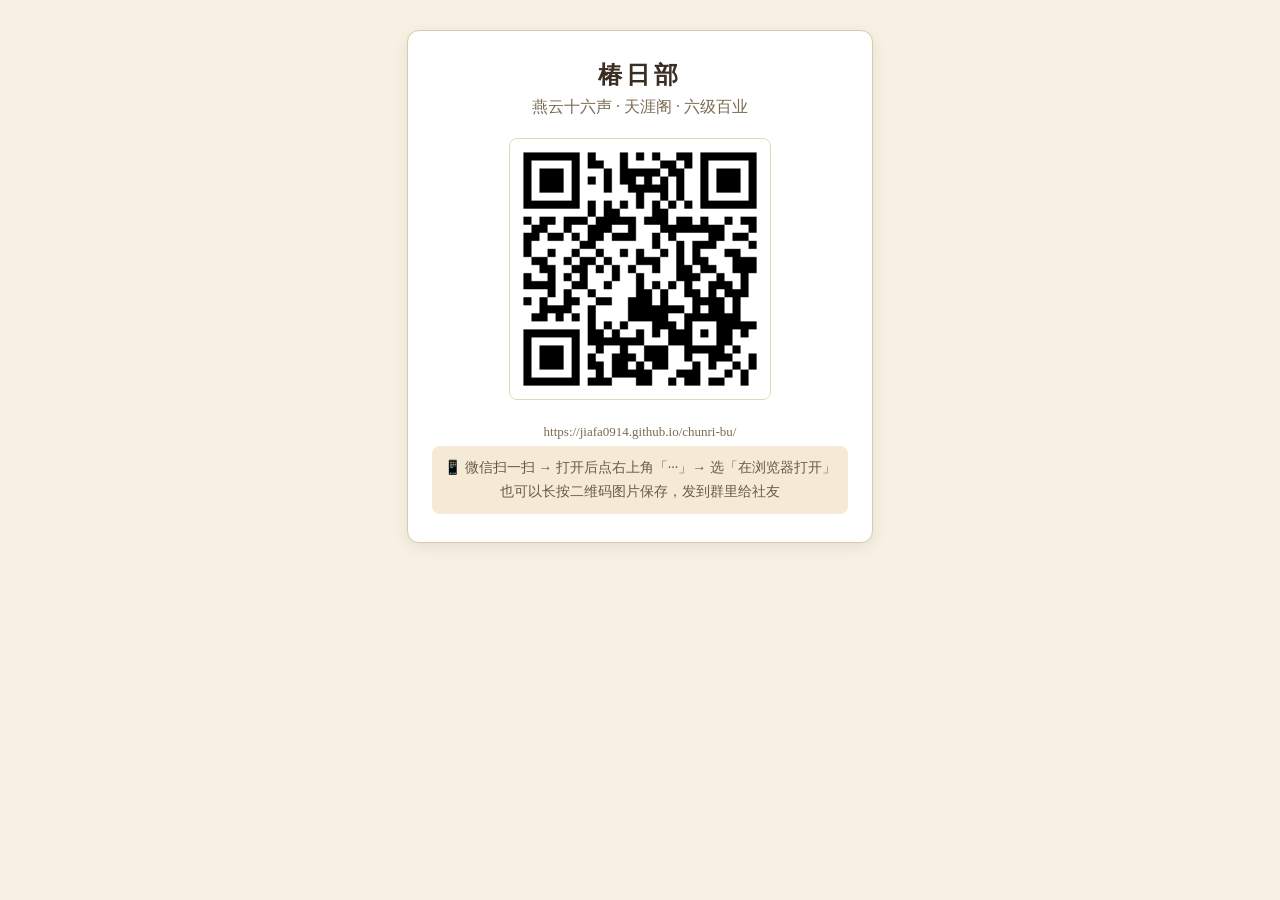
<file: qr.html>
<!DOCTYPE html>
<html lang="zh-CN">
<head>
<meta charset="UTF-8">
<meta name="viewport" content="width=device-width, initial-scale=1.0">
<title>椿日部 · 官网二维码</title>
<link rel="icon" href="assets/svg/seal.svg">
<style>
body{margin:0;background:#f7f1e3;font-family:"KaiTi","STKaiti","楷体",serif;color:#3a2e23;display:flex;justify-content:center;padding:30px 16px}
.card{background:#fff;border:1px solid #d8c9a8;border-radius:12px;padding:28px 24px;max-width:420px;text-align:center;box-shadow:0 4px 16px rgba(0,0,0,.08)}
h1{font-size:24px;margin:0 0 6px;letter-spacing:4px}
p{color:#7a6a52;margin:6px 0}
#qr{margin:20px 0}
#qr img{width:260px;height:260px;border:1px solid #e2d6ba;border-radius:8px}
.tip{background:#f4ead6;border-radius:8px;padding:10px 12px;font-size:14px;line-height:1.7;color:#6b5b43}
</style>
</head>
<body>
<div class="card">
  <h1>椿日部</h1>
  <p>燕云十六声 · 天涯阁 · 六级百业</p>
  <div id="qr"></div>
  <p style="word-break:break-all;font-size:13px">https://jiafa0914.github.io/chunri-bu/</p>
  <div class="tip">📱 微信扫一扫 → 打开后点右上角「···」→ 选「在浏览器打开」<br>也可以长按二维码图片保存，发到群里给社友</div>
</div>
<script src="assets/js/vendor/qrcode.min.js"></script>
<script>
(function(){
  try {
    var qr = qrcode(0, 'M');
    qr.addData('https://jiafa0914.github.io/chunri-bu/');
    qr.make();
    document.getElementById('qr').innerHTML = qr.createImgTag(6, 10);
  } catch(e){ document.getElementById('qr').textContent = '二维码生成失败'; }
})();
</script>
</body>
</html>
</file>
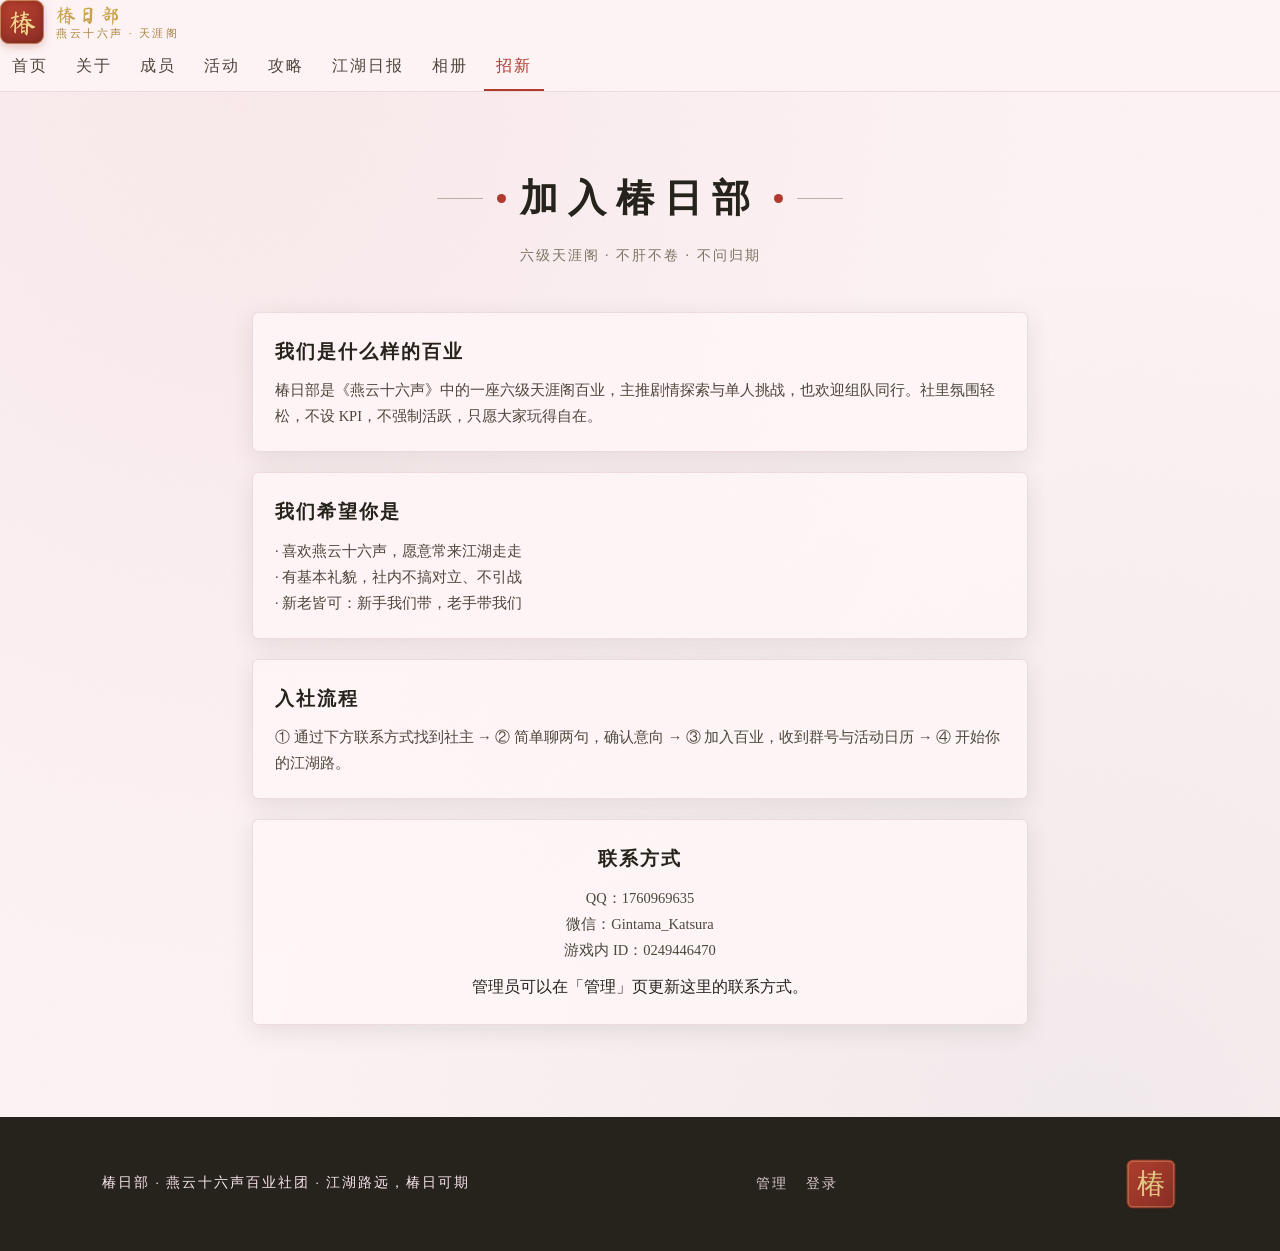
<file: recruit.html>
<!DOCTYPE html>
<html lang="zh-CN">
<head>
<meta charset="UTF-8">
<meta name="viewport" content="width=device-width, initial-scale=1.0">
<title>招新 · 椿日部</title>
<link rel="icon" href="assets/svg/seal.svg">
<link rel="stylesheet" href="assets/css/style.css">
<link rel="stylesheet" href="assets/css/mobile.css">
</head>
<body>
<div id="site-header-placeholder"></div>

<section class="section">
  <div class="container" style="max-width:820px">
    <div class="section-head">
      <h2 class="section-title"><span class="dot"></span>加入椿日部<span class="dot"></span></h2>
      <p class="section-sub">六级天涯阁 · 不肝不卷 · 不问归期</p>
    </div>

    <div class="card" style="margin-bottom:20px">
      <h3 class="card-title">我们是什么样的百业</h3>
      <p class="card-text">椿日部是《燕云十六声》中的一座六级天涯阁百业，主推剧情探索与单人挑战，也欢迎组队同行。社里氛围轻松，不设 KPI，不强制活跃，只愿大家玩得自在。</p>
    </div>

    <div class="card" style="margin-bottom:20px">
      <h3 class="card-title">我们希望你是</h3>
      <p class="card-text">· 喜欢燕云十六声，愿意常来江湖走走<br>· 有基本礼貌，社内不搞对立、不引战<br>· 新老皆可：新手我们带，老手带我们</p>
    </div>

    <div class="card" style="margin-bottom:20px">
      <h3 class="card-title">入社流程</h3>
      <p class="card-text">① 通过下方联系方式找到社主 → ② 简单聊两句，确认意向 → ③ 加入百业，收到群号与活动日历 → ④ 开始你的江湖路。</p>
    </div>

    <div class="card" style="text-align:center">
      <h3 class="card-title">联系方式</h3>
      <p class="card-text" id="recruit-contact">请通过游戏内私聊或百业申请加入。</p>
      <p class="hint" style="margin-top:10px">管理员可以在「管理」页更新这里的联系方式。</p>
    </div>
  </div>
</section>

<div id="site-footer-placeholder"></div>
<script src="assets/js/github.js"></script>
<script src="assets/js/common.js"></script>
<script>
(async function(){
  var cfg = await C.fetchJSON('config.json');
  var c = (cfg.site && cfg.site.contact) || {};
  var lines = [];
  if(c.qq) lines.push('QQ：' + C.esc(c.qq));
  if(c.wechat) lines.push('微信：' + C.esc(c.wechat));
  if(c.gameId) lines.push('游戏内 ID：' + C.esc(c.gameId));
  if(lines.length) document.getElementById('recruit-contact').innerHTML = lines.join('<br>');
})().catch(function(e){ console.error(e); });
</script>
</body>
</html>
</file>
<file: assets/css/style.css>
@font-face{
  font-family:'Ma Shan Zheng';
  src:url('../fonts/MaShanZheng-Regular.ttf') format('truetype');
  font-weight:400;font-style:normal;font-display:swap;
}
/* ============================================================
   椿日部 · 燕云十六声百业社团官网
   古风水墨主题  Chunri-bu Ink-wash Theme
   ============================================================ */
:root{
  --paper:#fdf3f5;
  --paper-2:#f7e5ea;
  --paper-3:#efd4dc;
  --ink:#26231c;
  --ink-2:#4c473c;
  --ink-3:#7c7463;
  --cinnabar:#b03a2e;
  --cinnabar-2:#8f2f26;
  --dai:#3e5b55;
  --gold:#a8894f;
  --line:rgba(150,90,100,.16);
  --shadow:0 6px 24px rgba(38,35,28,.10);
  --font-title:"Kaiti SC","STKaiti","KaiTi","FangSong","STFangsong","Noto Serif SC",serif;
--font-brush:"Ma Shan Zheng","STXingkai","华文行楷","Xingkai SC","Kaiti SC","STKaiti","KaiTi","楷体","FangSong",serif;
  --font-body:"Songti SC","STSong","SimSun","Source Han Serif SC","Noto Serif SC",serif;
  --radius:6px;
}
*{margin:0;padding:0;box-sizing:border-box}
html{scroll-behavior:smooth}
body{
  font-family:var(--font-body);
  color:var(--ink);
  background-color:var(--paper);
  background-image:
    radial-gradient(ellipse at 18% 6%, rgba(176,58,46,.05), transparent 55%),
    radial-gradient(ellipse at 85% 92%, rgba(62,91,85,.06), transparent 55%),
    url("data:image/svg+xml;utf8,<svg xmlns='http://www.w3.org/2000/svg' width='220' height='220'><filter id='n'><feTurbulence type='fractalNoise' baseFrequency='0.85' numOctaves='2' stitchTiles='stitch'/><feColorMatrix type='saturate' values='0'/><feComponentTransfer><feFuncA type='linear' slope='0.045'/></feComponentTransfer></filter><rect width='220' height='220' filter='url(%23n)'/></svg>");
  line-height:1.8;
  min-height:100vh;
  -webkit-font-smoothing:antialiased;
}
img{max-width:100%;display:block}
a{color:inherit;text-decoration:none}
button{font-family:inherit;cursor:pointer}
input,textarea,select{font-family:inherit;font-size:14px}
::selection{background:var(--cinnabar);color:var(--paper)}

.container{max-width:1120px;margin:0 auto;padding:0 22px}
.hidden{display:none!important}

/* ---------- 顶部导航 ---------- */
.site-header{
  position:sticky;top:0;z-index:60;
  background:rgba(253,243,245,.92);
  backdrop-filter:blur(6px);
  border-bottom:1px solid var(--line);
}
  box-shadow:0 2px 14px rgba(38,35,28,.05);
.header-inner{display:flex;align-items:center;justify-content:space-between;gap:16px;padding:10px 22px;max-width:1200px;margin:0 auto}
.brand{display:flex;align-items:center;gap:12px}
.brand-seal{
  width:44px;height:44px;flex:none;border-radius:9px;
  background:linear-gradient(150deg,#bb4230 0%,#8f2f26 100%);
  box-shadow:inset 0 0 0 1px rgba(240,212,138,.5), inset 0 0 10px rgba(58,10,5,.35), 0 3px 8px rgba(176,58,46,.28);
  display:flex;align-items:center;justify-content:center;
  font-family:var(--font-brush);
  font-size:27px;line-height:1;color:#f0d48a;text-shadow:0 1px 1px rgba(120,25,15,.4);
}
.brand-name{font-family:var(--font-brush);font-size:20px;letter-spacing:2px;line-height:1.1;color:#c9a24b;text-shadow:0 1px 0 rgba(253,243,245,.6)}
.brand-name small{display:block;font-size:10.5px;letter-spacing:2.5px;color:#a9833f;font-family:var(--font-body);margin-top:2px}
.nav{display:flex;align-items:center;gap:4px;flex-wrap:wrap}
.nav a{
  font-family:var(--font-title);font-size:16px;letter-spacing:2px;
  padding:8px 12px;color:var(--ink-2);border-bottom:2px solid transparent;
  transition:color .2s,border-color .2s;
}
.nav a:hover{color:var(--cinnabar)}
.nav a.active{color:var(--cinnabar);border-bottom-color:var(--cinnabar)}

/* ---------- 英雄区 ---------- */
.hero{
  position:relative;min-height:76vh;display:flex;align-items:center;justify-content:center;text-align:center;
  overflow:hidden;color:var(--ink);
  border-bottom:1px solid var(--line);
}
.hero-bg{position:absolute;inset:0;background-size:cover;background-position:center;z-index:0;animation:kenburns 22s ease-in-out infinite alternate}
.hero-bg.bg-live{animation:none}
.hero-bg .hero-svg{position:absolute;inset:0;width:100%;height:100%;display:block}
@keyframes kenburns{from{transform:scale(1)}to{transform:scale(1.06)}}
.hero-veil{position:absolute;inset:0;z-index:1;background:linear-gradient(180deg,rgba(253,243,245,.10) 0%,rgba(253,243,245,.35) 60%,var(--paper) 100%)}
.hero-content{position:relative;z-index:2;padding:60px 22px}
.hero-seal{width:88px;height:88px;margin:0 auto 18px;filter:drop-shadow(0 4px 10px rgba(176,58,46,.35))}
.hero-title{
  display:inline-flex;align-items:center;justify-content:center;
  min-width:1.08em;aspect-ratio:1;padding:.12em;
  border-radius:.14em;
  background:linear-gradient(150deg,#bb4230 0%,#8f2f26 100%);
  box-shadow:inset 0 0 0 1px rgba(240,212,138,.55), inset 0 0 30px rgba(58,10,5,.35), 0 14px 30px rgba(176,58,46,.30);
  color:#f0d48a;
  font-family:var(--font-brush);
  font-size:clamp(3.6rem,11vw,6.4rem);
  line-height:1;
  letter-spacing:0;text-indent:0;
  text-shadow:0 1px 1px rgba(120,25,15,.4);
}
.hero-sub{margin-top:14px;font-family:var(--font-title);font-size:clamp(1rem,2.4vw,1.3rem);letter-spacing:8px;color:var(--ink-2)}
.hero-slogan{margin-top:10px;font-size:15px;letter-spacing:4px;color:var(--cinnabar)}
.hero-actions{margin-top:34px;display:flex;gap:16px;justify-content:center;flex-wrap:wrap}
.hero-scroll{position:absolute;bottom:16px;left:50%;transform:translateX(-50%);z-index:2;font-size:18px;color:var(--ink-3);animation:bob 2s ease-in-out infinite}
@keyframes bob{0%,100%{transform:translate(-50%,0)}50%{transform:translate(-50%,8px)}}

/* ---------- 按钮 ---------- */
.btn{
  display:inline-flex;align-items:center;gap:8px;justify-content:center;
  padding:10px 26px;font-family:var(--font-title);font-size:16px;letter-spacing:3px;
  border-radius:var(--radius);border:1px solid var(--ink);background:transparent;color:var(--ink);
  transition:all .25s;user-select:none;
}
.btn:hover{transform:translateY(-2px);box-shadow:var(--shadow)}
.btn-cinnabar{background:var(--cinnabar);border-color:var(--cinnabar);color:var(--paper)}
.btn-cinnabar:hover{background:var(--cinnabar-2)}
.btn-ink{background:var(--ink);border-color:var(--ink);color:var(--paper)}
.btn-ink:hover{background:var(--ink-2)}
.btn-paper{background:var(--paper);border-color:var(--ink);color:var(--ink)}
.btn-sm{padding:6px 16px;font-size:14px;letter-spacing:2px}
.btn-danger{background:transparent;border-color:var(--cinnabar);color:var(--cinnabar)}
.btn-danger:hover{background:var(--cinnabar);color:var(--paper)}

/* ---------- 区块 ---------- */
.section{padding:72px 0}
.section-head{text-align:center;margin-bottom:44px}
.section-title{
  font-family:var(--font-title);font-size:clamp(1.7rem,4vw,2.4rem);letter-spacing:10px;color:var(--ink);
  display:inline-flex;align-items:center;gap:14px;
}
.section-title::before,.section-title::after{content:"";width:46px;height:1px;background:var(--ink-3);opacity:.5}
.section-title .dot{width:9px;height:9px;background:var(--cinnabar);border-radius:50%;display:inline-block;flex:none}
.section-sub{color:var(--ink-3);margin-top:10px;letter-spacing:2px;font-size:14px}

/* ---------- 卡片 ---------- */
.grid{display:grid;gap:22px}
.grid-2{grid-template-columns:repeat(2,1fr)}
.grid-3{grid-template-columns:repeat(3,1fr)}
.grid-4{grid-template-columns:repeat(4,1fr)}
.card{
  background:rgba(255,247,248,.72);
  border:1px solid var(--line);border-radius:var(--radius);
  box-shadow:var(--shadow);padding:22px;position:relative;
  transition:transform .25s,box-shadow .25s;
}
.card:hover{transform:translateY(-5px);box-shadow:0 14px 34px rgba(38,35,28,.16)}
.card-title{font-family:var(--font-title);font-size:19px;letter-spacing:2px;margin-bottom:8px}
.card-text{color:var(--ink-2);font-size:14.5px;white-space:pre-line}

/* ---------- 徽章 ---------- */
.badge{
  display:inline-block;padding:2px 12px;font-family:var(--font-title);font-size:13px;letter-spacing:2px;
  color:var(--cinnabar);border:1px solid var(--cinnabar);border-radius:999px;background:rgba(176,58,46,.06);
}
.badge-dai{color:var(--dai);border-color:var(--dai);background:rgba(62,91,85,.06)}
.badge-gold{color:var(--gold);border-color:var(--gold);background:rgba(168,137,79,.08)}

/* ---------- 成员卡片 ---------- */
.member-card{text-align:center;padding:18px 18px 22px}
.member-photo{
  width:100%;aspect-ratio:4/5;border-radius:var(--radius);overflow:hidden;position:relative;
  background:var(--paper-2);border:1px solid var(--line);margin-bottom:14px;
}
.member-photo img{width:100%;height:100%;object-fit:cover}
.member-photo .ph-placeholder{
  position:absolute;inset:0;display:flex;align-items:center;justify-content:center;
  font-family:var(--font-title);font-size:40px;color:var(--ink-3);background:
    radial-gradient(circle at 30% 30%, rgba(38,35,28,.05), transparent 60%);
}
.member-name{font-family:var(--font-title);font-size:21px;letter-spacing:4px}
.member-role{margin-top:6px}
.member-signature{
  margin-top:10px;font-family:var(--font-title);font-size:15px;color:var(--cinnabar);
  letter-spacing:2px;min-height:1.5em;
}
.member-bio{margin-top:6px;font-size:13.5px;color:var(--ink-2);min-height:2.6em}
.bgm-btn{
  margin-top:12px;padding:6px 16px;border-radius:999px;border:1px solid var(--dai);
  color:var(--dai);background:transparent;font-family:var(--font-title);font-size:14px;letter-spacing:2px;
  transition:all .2s;
}
.bgm-btn:hover{background:var(--dai);color:var(--paper)}
.bgm-btn.playing{background:var(--cinnabar);border-color:var(--cinnabar);color:var(--paper)}

/* ---------- 活动时间线 ---------- */
.timeline{position:relative;padding-left:26px}
.timeline::before{content:"";position:absolute;left:7px;top:6px;bottom:6px;width:1px;background:var(--line)}
.tl-item{position:relative;padding:18px 0;border-bottom:1px dashed var(--line)}
.tl-item::before{
  content:"";position:absolute;left:-25px;top:26px;width:9px;height:9px;border-radius:50%;
  background:var(--paper);border:2px solid var(--cinnabar);
}
.tl-date{font-family:var(--font-title);color:var(--cinnabar);letter-spacing:1px;font-size:14px}
.tl-title{font-family:var(--font-title);font-size:19px;letter-spacing:2px;margin:2px 0}
.tl-meta{font-size:13.5px;color:var(--ink-3);margin-bottom:6px}
.tl-desc{color:var(--ink-2);font-size:14.5px}

/* ---------- 列表（攻略/日报） ---------- */
.list-item{border:1px solid var(--line);border-radius:var(--radius);background:rgba(255,247,248,.72);box-shadow:var(--shadow);margin-bottom:16px;overflow:hidden}
.list-item-head{padding:16px 20px;display:flex;align-items:center;justify-content:space-between;gap:14px;cursor:pointer}
.list-item-head:hover{background:rgba(176,58,46,.04)}
.list-item-title{font-family:var(--font-title);font-size:18px;letter-spacing:2px}
.list-item-meta{font-size:13px;color:var(--ink-3);margin-top:2px}
.list-item-arrow{color:var(--ink-3);transition:transform .25s;font-size:14px}
.list-item.open .list-item-arrow{transform:rotate(90deg)}
.list-item-body{max-height:0;overflow:hidden;padding:0 20px;border-top:1px dashed transparent;opacity:0;transition:max-height .4s ease,padding .4s ease,opacity .4s ease,border-color .4s ease}
.list-item.open .list-item-body{max-height:none;padding:4px 20px 20px;border-top:1px dashed var(--line);opacity:1}
.list-item-body p{margin:10px 0;color:var(--ink-2);font-size:14.5px;white-space:pre-line}

/* ---------- 竖排文字 ---------- */
.vtext{writing-mode:vertical-rl;font-family:var(--font-title);letter-spacing:8px;color:var(--ink-3);font-size:13px}

/* ---------- 弹窗 ---------- */
.modal-mask{position:fixed;inset:0;z-index:90;background:rgba(38,35,28,.5);display:none;align-items:center;justify-content:center;padding:20px}
.modal-mask.show{display:flex}
.modal{
  background:var(--paper);border:1px solid var(--line);border-radius:8px;box-shadow:0 24px 60px rgba(0,0,0,.3);
  width:100%;max-width:480px;max-height:88vh;overflow:auto;padding:26px;
}
.modal-title{font-family:var(--font-title);font-size:20px;letter-spacing:3px;margin-bottom:16px;text-align:center}
.modal-close{float:right;cursor:pointer;color:var(--ink-3);font-size:18px;border:none;background:none}

/* ---------- 表单 ---------- */
.field{margin-bottom:14px}
.field label{display:block;font-family:var(--font-title);font-size:14px;letter-spacing:2px;color:var(--ink-2);margin-bottom:6px}
.field input,.field textarea,.field select{
  width:100%;padding:9px 12px;border:1px solid var(--line);border-radius:var(--radius);
  background:rgba(255,247,248,.8);color:var(--ink);
}
.field input:focus,.field textarea:focus,.field select:focus{outline:none;border-color:var(--cinnabar)}
.field textarea{min-height:90px;resize:vertical}
.field .hint{font-size:12px;color:var(--ink-3);margin-top:4px}
.form-actions{display:flex;gap:10px;flex-wrap:wrap;margin-top:16px}

/* ---------- 微信引导 ---------- */
.wx-guide-box{max-width:340px;width:100%;background:var(--paper);border:1px solid var(--line);border-radius:12px;padding:26px 24px;text-align:center;box-shadow:0 18px 50px rgba(0,0,0,.35);color:var(--ink)}
.wx-guide-box .wx-guide-title{font-family:var(--font-title);font-size:20px;letter-spacing:2px;margin-bottom:12px}
.wx-guide-box p{font-size:14.5px;color:var(--ink-2);margin:8px 0;line-height:1.7}
.wx-guide-box b{color:var(--cinnabar)}
.wx-guide-box .btn{margin-top:14px}
/* ---------- Toast ---------- */
.toast{
  position:fixed;left:50%;top:86px;transform:translateX(-50%) translateY(-14px);
  background:var(--ink);color:var(--paper);padding:12px 26px;border-radius:999px;
  font-size:15px;letter-spacing:1px;opacity:0;pointer-events:none;transition:all .3s;z-index:120;
  font-family:var(--font-title);box-shadow:0 8px 24px rgba(38,35,28,.28);
}
.toast.show{opacity:1;transform:translateX(-50%) translateY(0)}
.toast.ok{background:var(--dai)}
.toast.err{background:var(--cinnabar)}

/* ---------- 页脚 ---------- */
.site-footer{margin-top:20px;background:var(--ink);color:var(--paper-2)}
.footer-inner{max-width:1120px;margin:0 auto;padding:40px 22px;display:flex;align-items:center;justify-content:space-between;gap:20px;flex-wrap:wrap}
.footer-text{font-size:13.5px;letter-spacing:2px;color:var(--paper-2)}
.footer-links{display:flex;gap:18px;font-family:var(--font-title);font-size:14px;letter-spacing:2px}
.footer-links a{color:var(--paper-2);opacity:.85}
.footer-links a:hover{color:var(--cinnabar);opacity:1}
.footer-seal{width:54px;height:54px;opacity:.92}

/* ---------- 招新横幅 ---------- */
.cta-band{
  margin-top:10px;padding:56px 22px;text-align:center;
  background:
    radial-gradient(ellipse at 50% 0%, rgba(176,58,46,.10), transparent 60%),
    var(--paper-2);
  border-top:1px solid var(--line);border-bottom:1px solid var(--line);
}
.cta-band h2{font-family:var(--font-title);font-size:clamp(1.5rem,4vw,2.2rem);letter-spacing:8px}
.cta-band p{margin:12px 0 26px;color:var(--ink-2)}

/* ---------- 管理页 ---------- */
.admin-wrap{display:grid;grid-template-columns:230px 1fr;gap:26px;align-items:start}
.admin-nav{position:sticky;top:80px;display:flex;flex-direction:column;gap:4px}
.admin-nav button{
  text-align:left;padding:10px 14px;border:1px solid transparent;border-radius:var(--radius);
  background:transparent;font-family:var(--font-title);font-size:15px;letter-spacing:2px;color:var(--ink-2);
}
.admin-nav button:hover{color:var(--cinnabar)}
.admin-nav button.active{background:rgba(176,58,46,.08);border-color:var(--cinnabar);color:var(--cinnabar)}
.admin-panel{display:none}
.admin-panel.active{display:block}
.admin-card{background:rgba(255,247,248,.72);border:1px solid var(--line);border-radius:var(--radius);box-shadow:var(--shadow);padding:22px;margin-bottom:20px}
.admin-card h3{font-family:var(--font-title);font-size:18px;letter-spacing:3px;margin-bottom:14px;border-bottom:1px dashed var(--line);padding-bottom:10px}
.bg-preview{width:100%;max-height:260px;object-fit:cover;border-radius:var(--radius);border:1px solid var(--line);margin:10px 0}
.item-row{border:1px dashed var(--line);border-radius:var(--radius);padding:12px 14px;margin-bottom:12px;background:rgba(255,247,248,.5)}
.item-row .row-top{display:flex;justify-content:space-between;align-items:center;gap:10px}
.item-row .row-actions{display:flex;gap:8px;flex-wrap:wrap}
.mini-upload{display:flex;gap:10px;align-items:center;flex-wrap:wrap}
.mini-upload input[type=file]{font-size:12px}

/* ---------- 响应式 ---------- */
@media (max-width:900px){
  .grid-3,.grid-4{grid-template-columns:repeat(2,1fr)}
  .admin-wrap{grid-template-columns:1fr}
  .admin-nav{position:static;flex-direction:row;flex-wrap:wrap;margin-bottom:10px}
}
@media (max-width:600px){
  .grid-2,.grid-3,.grid-4{grid-template-columns:1fr}
  .nav{order:3;width:100%;justify-content:center;padding-bottom:8px}
  .header-inner{flex-wrap:wrap}
  .section{padding:48px 0}
}
/* 成员编辑页双栏 */
@media (max-width:900px){
  .me-grid{grid-template-columns:1fr!important}
}
/* ---------- 官网背景音乐按钮 ---------- */
.site-bgm-btn{
  position:fixed;right:22px;bottom:26px;z-index:80;
  width:52px;height:52px;border-radius:50%;
  background:linear-gradient(150deg,#bb4230 0%,#8f2f26 100%);
  border:1px solid rgba(240,212,138,.65);color:#f0d48a;font-size:21px;line-height:1;
  box-shadow:0 8px 22px rgba(176,58,46,.35);display:flex;align-items:center;justify-content:center;
  transition:all .25s;font-family:var(--font-title);cursor:pointer;
}
.site-bgm-btn:hover{transform:scale(1.08)}
.site-bgm-btn.playing{animation:pulse 1.6s ease-in-out infinite}
.site-bgm-btn.playing::after{content:'';position:absolute;inset:-5px;border-radius:50%;border:2px solid rgba(240,212,138,.45);animation:ringp 1.8s ease-out infinite}
.site-bgm-btn.member{background:linear-gradient(150deg,#3e5b55 0%,#2f4642 100%);border-color:rgba(246,241,228,.5);color:#f4dfae}
.site-bgm-btn .eq{display:flex;align-items:flex-end;gap:3px;height:18px}
.site-bgm-btn .eq i{width:4px;border-radius:2px;background:currentColor;animation:eqb 1s ease-in-out infinite}
.site-bgm-btn .eq i:nth-child(2){animation-delay:.2s}
.site-bgm-btn .eq i:nth-child(3){animation-delay:.4s}
@keyframes eqb{0%,100%{height:6px}50%{height:18px}}
@keyframes ringp{0%{transform:scale(.85);opacity:.9}100%{transform:scale(1.4);opacity:0}}
@keyframes pulse{0%,100%{box-shadow:0 0 0 0 rgba(176,58,46,.45)}50%{box-shadow:0 0 0 12px rgba(176,58,46,0)}}

/* ---------- 成员详情弹窗 ---------- */
.member-detail{display:flex;gap:22px;align-items:flex-start}
.member-detail .md-photo{width:200px;aspect-ratio:4/5;border-radius:var(--radius);overflow:hidden;border:1px solid var(--line);background:var(--paper-2);flex:none}
.member-detail .md-photo img{width:100%;height:100%;object-fit:cover}
.member-detail .md-name{font-family:var(--font-title);font-size:26px;letter-spacing:4px}
.member-detail .md-sign{color:var(--cinnabar);font-family:var(--font-title);letter-spacing:2px;margin:8px 0;font-size:15px}
.member-detail .md-bio{color:var(--ink-2);font-size:14.5px;margin-top:6px}
@media (max-width:600px){.member-detail{flex-direction:column}.member-detail .md-photo{width:100%}}

/* ---------- 相册 ---------- */
.album-card{cursor:pointer}
.album-cover{width:100%;aspect-ratio:4/3;border-radius:var(--radius);overflow:hidden;border:1px solid var(--line);background:var(--paper-2);margin-bottom:12px;position:relative}
.album-cover img{width:100%;height:100%;object-fit:cover}
.album-count{font-size:12.5px;color:var(--ink-3);margin-top:4px}

/* 相册折叠展开模式 */
.album-item .album-head{display:flex;align-items:center;gap:14px;min-width:0}
.album-item .album-cover-sm{width:92px;height:69px;flex:none;border-radius:8px;overflow:hidden;border:1px solid var(--line);background:var(--paper-2)}
.album-item .album-cover-sm img{width:100%;height:100%;object-fit:cover}
.album-item .album-cover-ph{width:100%;height:100%;display:flex;align-items:center;justify-content:center;font-family:var(--font-title);font-size:30px;color:var(--ink-3)}
.album-item .album-head-info{flex:1;min-width:0}
.album-grid{display:grid;grid-template-columns:repeat(auto-fill,minmax(150px,1fr));gap:10px;margin-top:14px}
.album-photo{position:relative;cursor:zoom-in;border-radius:8px;overflow:hidden;border:1px solid var(--line);background:var(--paper-2)}
.album-photo img{width:100%;aspect-ratio:1/1;object-fit:cover;display:block;transition:transform .25s}
.album-photo:hover img{transform:scale(1.04)}
.album-photo figcaption{font-size:12px;color:var(--ink-3);padding:6px 8px;background:var(--paper);white-space:nowrap;overflow:hidden;text-overflow:ellipsis}

/* 灯箱 */
.lightbox{position:fixed;inset:0;z-index:110;background:rgba(20,18,14,.94);display:none;align-items:center;justify-content:center;flex-direction:column;padding:20px}
.lightbox.show{display:flex}
.lightbox img{max-width:92vw;max-height:74vh;border:1px solid rgba(253,243,245,.3);box-shadow:0 12px 40px rgba(0,0,0,.5)}
.lb-caption{color:var(--paper);font-family:var(--font-title);letter-spacing:2px;margin-top:14px;text-align:center}
.lb-index{color:rgba(253,243,245,.6);font-size:13px;margin-top:6px}
.lb-nav{position:absolute;top:50%;transform:translateY(-50%);background:rgba(253,243,245,.15);border:none;color:var(--paper);font-size:26px;width:46px;height:46px;border-radius:50%;cursor:pointer}
.lb-nav:hover{background:rgba(176,58,46,.75)}
.lb-prev{left:18px}.lb-next{right:18px}
.lb-close{position:absolute;top:16px;right:20px;background:none;border:none;color:var(--paper);font-size:28px;cursor:pointer}

/* 相册管理 */
.album-img-thumb{display:inline-block;margin:6px;border:1px solid var(--line);border-radius:6px;overflow:hidden;background:var(--paper-2);vertical-align:top}
.album-img-thumb img{width:130px;height:98px;object-fit:cover;display:block;position:relative}
.album-img-thumb .thumb-bar{display:flex;flex-direction:column;gap:4px;padding:6px;background:var(--paper)}
.album-img-thumb .thumb-bar input{width:118px;font-size:12px;padding:2px 4px;border:1px solid var(--line);border-radius:3px}
.album-img-thumb .thumb-actions{display:flex;gap:4px;flex-wrap:wrap}
.album-img-thumb .thumb-actions button{font-size:12px;padding:2px 8px}
.album-img-thumb .cover-tag{position:absolute;top:4px;left:4px;background:var(--cinnabar);color:var(--paper);font-size:11px;padding:1px 6px;border-radius:3px;z-index:2}/* 登录状态（CloudBase） */
.auth-chip{display:flex;align-items:center;gap:4px;margin-left:14px;white-space:nowrap}
.auth-chip a{font-size:13px;color:var(--ink-2);padding:5px 9px;border:1px solid var(--line);border-radius:999px;background:rgba(255,247,248,.75);text-decoration:none;transition:.2s}
.auth-chip a:hover{color:var(--cinnabar);border-color:var(--cinnabar)}
@media (max-width:860px){.auth-chip{margin-left:0;margin-top:6px}}



/* ---------- 点赞 / 评论 ---------- */
.like-btn{
  position:absolute;right:8px;bottom:8px;display:flex;align-items:center;gap:4px;
  padding:4px 10px;border-radius:999px;border:1px solid rgba(246,241,228,.55);
  background:rgba(38,35,28,.42);color:#f6f1e4;font-size:13px;line-height:1;
  cursor:pointer;transition:all .2s;backdrop-filter:blur(2px);z-index:2;
}
.like-btn .like-heart{font-size:14px;color:#f6f1e4}
.like-btn.liked{background:rgba(176,58,46,.88);border-color:var(--cinnabar)}
.like-btn.liked .like-heart{color:#fff}
.like-btn:hover{transform:scale(1.08)}

.md-comments{margin-top:20px;border-top:1px dashed var(--line);padding-top:14px}
.md-comments-head{font-family:var(--font-title);font-size:15px;letter-spacing:2px;margin-bottom:10px}
.md-comments-list{max-height:220px;overflow:auto;display:flex;flex-direction:column;gap:10px}
.cmt-item{background:rgba(62,91,85,.05);border:1px solid var(--line);border-radius:6px;padding:8px 12px}
.cmt-top{display:flex;align-items:center;gap:8px;margin-bottom:4px}
.cmt-name{font-family:var(--font-title);font-size:13.5px;color:var(--dai);letter-spacing:1px}
.cmt-time{font-size:12px;color:var(--ink-3)}
.cmt-del{margin-left:auto;border:none;background:none;color:var(--ink-3);cursor:pointer;font-size:15px;line-height:1;padding:0 2px}
.cmt-del:hover{color:var(--cinnabar)}
.cmt-text{font-size:14px;color:var(--ink);white-space:pre-wrap;word-break:break-word}
.md-comments-input{display:flex;gap:8px;margin-top:12px}
.md-comments-input input{flex:1;padding:8px 12px;border:1px solid var(--line);border-radius:var(--radius);background:rgba(255,247,248,.8);color:var(--ink);font-size:14px}
.md-comments-input input:focus{outline:none;border-color:var(--cinnabar)}

/* ---------- 评论回复 ---------- */
.cmt-reply{margin-left:auto;border:none;background:none;color:var(--dai);cursor:pointer;font-size:12.5px;font-family:var(--font-title);letter-spacing:1px;padding:0 2px}
.cmt-reply:hover{color:var(--cinnabar)}
.cmt-replies{margin-top:6px;margin-left:8px;border-left:2px solid var(--line);padding-left:10px;display:flex;flex-direction:column;gap:4px}
.reply-item{display:flex;align-items:baseline;gap:6px;font-size:13px;background:rgba(38,35,28,.04);border-radius:4px;padding:4px 8px}
.reply-item .cmt-del{margin-left:auto}
.reply-name{font-family:var(--font-title);color:var(--cinnabar);letter-spacing:1px;white-space:nowrap;font-size:12.5px}
.reply-text{color:var(--ink);word-break:break-word}
.reply-box{display:flex;gap:6px;margin-top:6px}
.reply-box input{flex:1;padding:6px 10px;border:1px solid var(--line);border-radius:var(--radius);background:rgba(255,247,248,.8);color:var(--ink);font-size:13px;min-width:0}
.reply-box input:focus{outline:none;border-color:var(--cinnabar)}
.reply-box .btn{padding:6px 12px;font-size:12.5px;flex:none}
</file>
<file: assets/css/mobile.css>
/* ============================================================
   椿日部 · 移动端全面适配 + 成员头像墙
   ============================================================ */

/* ---------- 成员头像墙（一目了然看多人） ---------- */
.member-wall{display:grid;grid-template-columns:repeat(8,1fr);gap:10px}
.member-cell{cursor:pointer;text-align:center}
.member-cell .member-photo{aspect-ratio:1/1;border-radius:6px;overflow:hidden;border:1px solid var(--line);background:var(--paper-2);margin-bottom:6px;transition:.2s}
.member-cell .member-photo:hover{border-color:var(--cinnabar)}
.member-cell .member-photo img{width:100%;height:100%;object-fit:cover}
.member-cell .member-name{font-size:12px;letter-spacing:1px;color:var(--ink-2);white-space:nowrap;overflow:hidden;text-overflow:ellipsis}
.member-cell:hover .member-name{color:var(--cinnabar)}

/* ---------- 全局移动端适配 ---------- */
@media (max-width:768px){
  body{font-size:15px}
  .container{padding:0 14px}
  .section{padding:34px 0}
  .section-head{margin-bottom:16px}
  .section-title{font-size:20px;letter-spacing:2px}
  .section-sub{font-size:12.5px}
  .brand-name{font-size:18px;letter-spacing:3px}
.brand-seal{width:36px;height:36px;border-radius:7px;font-size:22px;line-height:1;color:#f0d48a;text-shadow:0 1px 1px rgba(120,25,15,.4)}
  .header-inner{padding:8px 14px;gap:8px}
  .nav a{font-size:13.5px;padding:6px 8px;letter-spacing:1px}

  .hero{min-height:62vh}
.hero-title{font-size:clamp(3.6rem,22vw,5.4rem);padding:.1em;letter-spacing:0;text-indent:0;border-radius:.14em}
  .hero-sub{font-size:15px;letter-spacing:3px}
  .hero-slogan{font-size:13.5px;letter-spacing:2px}
  .hero-actions{margin-top:22px}
  .hero-actions .btn{padding:10px 18px;font-size:14.5px}
  .hero-seal{width:60px;height:60px;margin-bottom:14px}

  .btn{padding:9px 18px;font-size:14px}
  .card{padding:12px}
  .card-title{font-size:17px}
  .grid{gap:12px}
  .grid-2,.grid-3{grid-template-columns:1fr}
  .grid-4{grid-template-columns:repeat(2,1fr)}
  .member-wall{grid-template-columns:repeat(4,1fr);gap:8px}
  .member-cell .member-photo{border-radius:6px;margin-bottom:4px}
  .member-cell .member-name{font-size:11px}

  /* 相册：手机 2 列 */
  #album-list.grid-3{grid-template-columns:repeat(2,1fr);gap:10px}
  .album-card{padding:10px}
  .album-cover{border-radius:10px;margin-bottom:8px}
  .album-count{font-size:11.5px}
  .album-grid{grid-template-columns:repeat(2,1fr);gap:8px}
  .album-item .album-cover-sm{width:70px;height:52px}

  /* 列表（活动/攻略/日报） */
  .list-item-head{padding:12px 14px}
  .list-item-title{font-size:16px}
  .list-item.open .list-item-body{padding:4px 14px 14px}
  .list-item-body p{font-size:14px}

  /* 表单 */
  input,textarea,select{font-size:16px!important}
  .field label{font-size:14px}
  .admin-card{padding:16px;margin-bottom:16px}
  .admin-card h3{font-size:16px}

  /* CTA */
  .cta-band{padding:26px 16px;text-align:center}
  .cta-band h2{font-size:20px}

  /* 弹窗 */
  .modal-mask{padding:12px}
  .modal-box{width:100%;max-height:88vh;overflow-y:auto;padding:18px}
  .member-detail{flex-direction:column}
  .member-detail .md-photo{width:100%;aspect-ratio:4/5}
  .md-name{font-size:22px}

  /* 官网音乐按钮 */
  .site-bgm-btn{width:44px;height:44px;right:14px;bottom:16px;font-size:17px}

  .auth-chip a{font-size:12px;padding:4px 8px}
}


/* 点赞按钮手机端适配 */
.member-cell .like-btn{right:4px;bottom:4px;padding:3px 7px;font-size:12px}
.member-cell .like-btn .like-heart{font-size:13px}
/* 评论输入框手机端 */
.md-comments-input{flex-wrap:wrap}
.md-comments-input .btn{flex:none}

/* 回复输入框手机端 */
.reply-box{flex-wrap:wrap}
.reply-box input{width:100%}
</file>
